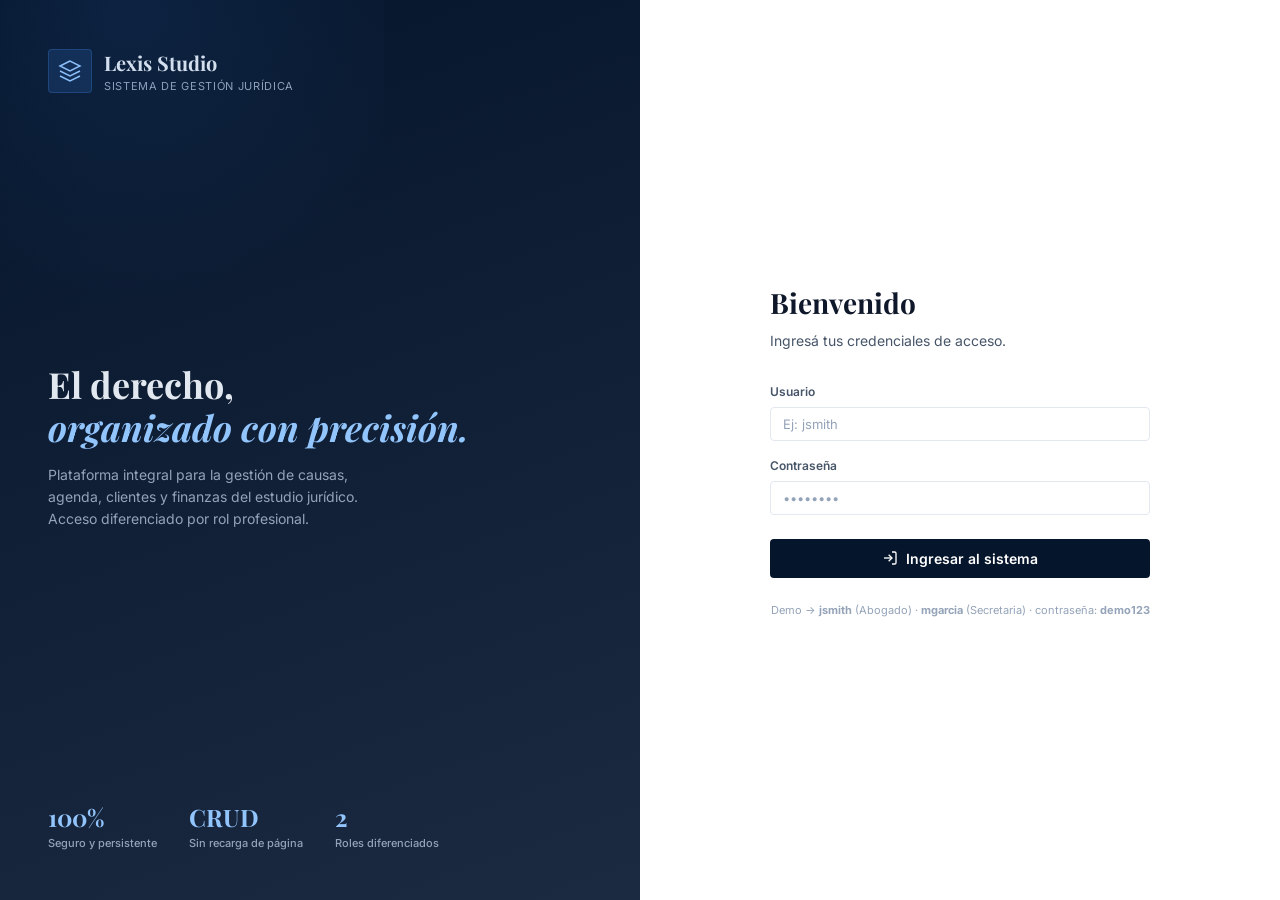
<file: index.html>
<!DOCTYPE html>
<html lang="es">
<head>
<meta charset="UTF-8">
<meta name="viewport" content="width=device-width, initial-scale=1.0">
<title>Lexis Studio — Sistema de Gestión Jurídica</title>
<meta name="description" content="Plataforma de gestión jurídica profesional. Casos, agenda, clientes, caja y documentos.">
<link rel="preconnect" href="https://fonts.googleapis.com">
<link rel="preconnect" href="https://fonts.gstatic.com" crossorigin>
<link href="https://fonts.googleapis.com/css2?family=Playfair+Display:ital,wght@0,400;0,600;0,700;1,400&family=Inter:wght@300;400;500;600;700&display=swap" rel="stylesheet">
<style>
/* ══════════════════════════════════════════════════
   LEXIS STUDIO — Design System
   Paleta Navy | Playfair Display + Inter
══════════════════════════════════════════════════ */
:root {
  --primary:          #05152b;
  --primary-cont:     #1b2a41;
  --sidebar-bg:       #1B2A41;
  --sidebar-hover:    #243650;
  --sidebar-active:   #2e4567;
  --border:           #E2E8F0;
  --border-dark:      #2a3f5e;
  --surface:          #f8f9fb;
  --white:            #ffffff;
  --income:           #2D6A4F;
  --income-light:     #d1fae5;
  --expense:          #7B1113;
  --expense-light:    #fee2e2;
  --accent:           #3b7dd8;
  --accent-soft:      #dbeafe;
  --text:             #0f172a;
  --text-sec:         #475569;
  --text-muted:       #94a3b8;
  --text-dark:        #e2e8f0;
  --text-dark-muted:  #94a3b8;
  --warning:          #b45309;
  --warning-light:    #fef3c7;
  --font-d:           'Playfair Display', Georgia, serif;
  --font-ui:          'Inter', system-ui, sans-serif;
  --r:                0.25rem;
  --sidebar-w:        280px;
  --h-header:         64px;
  --shadow:           0 1px 3px rgba(0,0,0,.08), 0 1px 2px rgba(0,0,0,.05);
  --shadow-lg:        0 20px 60px rgba(0,0,0,.2), 0 4px 16px rgba(0,0,0,.1);
  --transition:       180ms ease;
}

*, *::before, *::after { box-sizing: border-box; margin: 0; padding: 0; }
html { font-size: 16px; }
body {
  font-family: var(--font-ui);
  background: var(--surface);
  color: var(--text);
  line-height: 1.5;
  -webkit-font-smoothing: antialiased;
}

/* ── VISTAS ── */
.view { display: none; }
.view.active { display: block; }

/* ══ LOGIN ══════════════════════════════════════ */
#view-login {
  display: none;
  grid-template-columns: 1fr 1fr;
  min-height: 100vh;
}
#view-login.active { display: grid; }

.login-brand {
  background: linear-gradient(160deg, var(--primary) 0%, var(--primary-cont) 100%);
  display: flex;
  flex-direction: column;
  justify-content: space-between;
  padding: 3rem;
  position: relative;
  overflow: hidden;
}
.login-brand::before {
  content: '';
  position: absolute;
  top: -40%; left: -20%;
  width: 80%; height: 80%;
  background: radial-gradient(circle, rgba(59,125,216,.12) 0%, transparent 70%);
}
.login-logo { display: flex; align-items: center; gap: .75rem; }
.login-logo-icon {
  width: 44px; height: 44px;
  background: rgba(59,125,216,.18);
  border: 1px solid rgba(59,125,216,.3);
  border-radius: var(--r);
  display: flex; align-items: center; justify-content: center;
}
.login-logo-icon svg { width: 24px; height: 24px; color: #93c5fd; }
.login-brand-name { font-family: var(--font-d); font-size: 1.25rem; font-weight: 700; color: var(--text-dark); }
.login-brand-sub  { font-size: .6875rem; color: var(--text-dark-muted); letter-spacing: .06em; text-transform: uppercase; }

.login-claim { font-family: var(--font-d); font-size: 2.25rem; font-weight: 700; color: var(--text-dark); line-height: 1.2; margin-bottom: .875rem; }
.login-claim em { font-style: italic; color: #93c5fd; }
.login-claim-desc { font-size: .875rem; color: var(--text-dark-muted); line-height: 1.6; max-width: 340px; }

.login-stats { display: flex; gap: 2rem; }
.login-stat-n { font-family: var(--font-d); font-size: 1.5rem; font-weight: 700; color: #93c5fd; }
.login-stat-l { font-size: .6875rem; color: var(--text-dark-muted); font-weight: 500; }

.login-form-panel {
  background: var(--white);
  display: flex; align-items: center; justify-content: center;
  padding: 3rem;
}
.login-form-inner { width: 100%; max-width: 380px; }
.login-form-title { font-family: var(--font-d); font-size: 1.75rem; font-weight: 700; margin-bottom: .375rem; }
.login-form-sub   { font-size: .875rem; color: var(--text-sec); margin-bottom: 2rem; }

.login-error {
  background: var(--expense-light);
  border: 1px solid #fca5a5;
  border-radius: var(--r);
  padding: .625rem .875rem;
  font-size: .8125rem;
  color: var(--expense);
  margin-bottom: 1rem;
  display: none;
  align-items: center;
  gap: .5rem;
}
.login-error.show { display: flex; }

.login-btn {
  width: 100%; padding: .6875rem;
  background: var(--primary); color: white;
  border: none; border-radius: var(--r);
  font-family: var(--font-ui); font-size: .875rem; font-weight: 600;
  cursor: pointer; margin-top: 1.5rem;
  display: flex; align-items: center; justify-content: center; gap: .5rem;
  transition: background var(--transition);
}
.login-btn:hover { background: var(--primary-cont); }

.demo-hint { margin-top: 1.5rem; font-size: .6875rem; color: var(--text-muted); text-align: center; }

/* ══ APP SHELL ══════════════════════════════════ */
#app-shell { display: none; min-height: 100vh; }
#app-shell.active { display: block; }

/* ── SIDEBAR ── */
.sidebar {
  background: var(--sidebar-bg);
  position: fixed; top: 0; left: 0;
  width: var(--sidebar-w); height: 100vh;
  display: flex; flex-direction: column;
  overflow-y: auto; overflow-x: hidden;
  z-index: 100;
  border-right: 1px solid var(--border-dark);
}
.sidebar::-webkit-scrollbar { width: 4px; }
.sidebar::-webkit-scrollbar-thumb { background: var(--border-dark); border-radius: 2px; }

.sb-header {
  padding: 1.5rem 1.25rem 1rem;
  border-bottom: 1px solid var(--border-dark);
}
.sb-logo { display: flex; align-items: center; gap: .625rem; margin-bottom: .75rem; }
.sb-logo-icon {
  width: 36px; height: 36px;
  background: linear-gradient(135deg, #3b7dd8, #1e5db3);
  border-radius: var(--r);
  display: flex; align-items: center; justify-content: center;
  flex-shrink: 0;
}
.sb-logo-icon svg { width: 20px; height: 20px; color: #fff; }
.sb-brand { font-family: var(--font-d); font-size: 1.125rem; font-weight: 700; color: var(--text-dark); }
.sb-brand-sub { font-size: .625rem; font-weight: 500; color: var(--text-dark-muted); letter-spacing: .08em; text-transform: uppercase; }

.sb-user {
  background: rgba(255,255,255,.04);
  border: 1px solid var(--border-dark);
  border-radius: var(--r);
  padding: .625rem .75rem;
  display: flex; align-items: center; gap: .625rem;
}
.sb-avatar {
  width: 32px; height: 32px; border-radius: 50%;
  background: linear-gradient(135deg, #3b7dd8, #1e5db3);
  display: flex; align-items: center; justify-content: center;
  font-family: var(--font-d); font-size: .875rem; font-weight: 700;
  color: #fff; flex-shrink: 0;
}
.sb-user-name { font-size: .75rem; font-weight: 600; color: var(--text-dark); white-space: nowrap; overflow: hidden; text-overflow: ellipsis; }
.sb-user-tag  { font-size: .625rem; color: #3b7dd8; letter-spacing: .06em; text-transform: uppercase; }

.sb-nav { flex: 1; padding: 1rem .75rem; display: flex; flex-direction: column; gap: .125rem; }
.sb-nav-label {
  font-size: .625rem; font-weight: 600; letter-spacing: .1em;
  text-transform: uppercase; color: var(--text-dark-muted);
  padding: .75rem .5rem .375rem; margin-top: .25rem;
}
.sb-nav-item {
  display: flex; align-items: center; gap: .625rem;
  padding: .5rem .75rem;
  border-radius: var(--r);
  color: var(--text-dark-muted);
  font-size: .8125rem; font-weight: 500;
  cursor: pointer; border: none;
  background: transparent; width: 100%;
  text-align: left;
  transition: background var(--transition), color var(--transition);
}
.sb-nav-item:hover  { background: var(--sidebar-hover); color: var(--text-dark); }
.sb-nav-item.active { background: var(--sidebar-active); color: var(--white); }
.sb-nav-item svg    { width: 16px; height: 16px; flex-shrink: 0; }

/* ── CLOCK ── */
.sb-clock {
  padding: 1rem 1.25rem;
  border-top: 1px solid var(--border-dark);
  background: rgba(0,0,0,.15);
}
.clock-time { font-family: var(--font-d); font-size: 1.5rem; font-weight: 700; color: var(--text-dark); letter-spacing: .02em; line-height: 1; margin-bottom: .25rem; }
.clock-date { font-size: .6875rem; color: var(--text-dark-muted); text-transform: capitalize; }

.sb-logout {
  display: flex; align-items: center; gap: .5rem;
  padding: .625rem 1.25rem;
  color: var(--text-dark-muted); font-size: .75rem; font-weight: 500;
  cursor: pointer; border: none; background: transparent;
  border-top: 1px solid var(--border-dark); width: 100%;
  transition: color var(--transition);
}
.sb-logout:hover { color: #ef4444; }
.sb-logout svg { width: 14px; height: 14px; }

/* ── MAIN ── */
.main { margin-left: var(--sidebar-w); display: flex; flex-direction: column; min-height: 100vh; }

.page-header {
  background: var(--white);
  border-bottom: 1px solid var(--border);
  padding: 0 2rem;
  height: var(--h-header);
  display: flex; align-items: center; justify-content: space-between;
  position: sticky; top: 0; z-index: 50;
}
.page-title    { font-family: var(--font-d); font-size: 1.125rem; font-weight: 600; }
.page-subtitle { font-size: .75rem; color: var(--text-sec); margin-top: .125rem; }
.header-actions { display: flex; align-items: center; gap: .75rem; }

.page-body { flex: 1; padding: 2rem; }

/* ── PANEL DE PÁGINA ── */
.page-view { display: none; }
.page-view.active { display: block; }

/* ══ COMPONENTES ════════════════════════════════ */

/* Bento Grid */
.bento { display: grid; grid-template-columns: repeat(12, 1fr); gap: 1.5rem; }
.c3 { grid-column: span 3; }
.c4 { grid-column: span 4; }
.c6 { grid-column: span 6; }
.c8 { grid-column: span 8; }
.c12{ grid-column: span 12; }
.mb4 { margin-bottom: 1rem; }
.mb6 { margin-bottom: 1.5rem; }

/* KPI Card */
.kpi {
  background: var(--white);
  border: 1px solid var(--border);
  border-radius: var(--r);
  padding: 1.25rem;
  display: flex; flex-direction: column; gap: .5rem;
  box-shadow: var(--shadow);
  transition: box-shadow .2s, transform .2s;
}
.kpi:hover { box-shadow: 0 4px 12px rgba(0,0,0,.1); transform: translateY(-1px); }
.kpi-row { display: flex; align-items: center; justify-content: space-between; }
.kpi-label { font-size: .6875rem; font-weight: 600; color: var(--text-muted); letter-spacing: .08em; text-transform: uppercase; }
.kpi-val   { font-family: var(--font-d); font-size: 1.75rem; font-weight: 700; color: var(--text); line-height: 1; }
.kpi-val.income  { color: var(--income); }
.kpi-val.expense { color: var(--expense); }
.kpi-meta  { font-size: .6875rem; color: var(--text-muted); }
.kpi-icon  { width: 36px; height: 36px; border-radius: var(--r); display: flex; align-items: center; justify-content: center; }
.kpi-icon svg { width: 18px; height: 18px; }
.kpi-icon.blue  { background: var(--accent-soft);   color: var(--accent); }
.kpi-icon.green { background: var(--income-light);  color: var(--income); }
.kpi-icon.red   { background: var(--expense-light); color: var(--expense); }
.kpi-icon.amber { background: var(--warning-light); color: var(--warning); }

/* Card */
.card { background: var(--white); border: 1px solid var(--border); border-radius: var(--r); box-shadow: var(--shadow); }
.card-header { padding: 1rem 1.25rem; border-bottom: 1px solid var(--border); display: flex; align-items: center; justify-content: space-between; }
.card-title  { font-family: var(--font-d); font-size: .9375rem; font-weight: 600; }
.card-body   { padding: 1.25rem; }

/* Tabla */
.table-wrap { overflow-x: auto; }
table { width: 100%; border-collapse: collapse; font-size: .8125rem; }
thead th {
  background: var(--surface); padding: .625rem 1rem;
  text-align: left; font-size: .6875rem; font-weight: 600;
  color: var(--text-sec); letter-spacing: .06em; text-transform: uppercase;
  border-bottom: 1px solid var(--border); white-space: nowrap;
}
tbody tr { border-bottom: 1px solid var(--border); transition: background var(--transition); }
tbody tr:last-child { border-bottom: none; }
tbody tr:hover { background: #f8fafc; }
tbody td { padding: .75rem 1rem; vertical-align: middle; }
.td-m { color: var(--text-muted); font-size: .75rem; }

/* Badges */
.badge {
  display: inline-flex; align-items: center; gap: .25rem;
  padding: .1875rem .5rem;
  border-radius: .125rem;
  font-size: .6875rem; font-weight: 600;
  letter-spacing: .04em; text-transform: uppercase;
  border: 1px solid transparent;
}
.b-green   { background: #dcfce7; color: #15803d; border-color: #bbf7d0; }
.b-red     { background: #fee2e2; color: #b91c1c; border-color: #fecaca; }
.b-blue    { background: #dbeafe; color: #1d4ed8; border-color: #bfdbfe; }
.b-amber   { background: #fef3c7; color: #b45309; border-color: #fde68a; }
.b-slate   { background: #f1f5f9; color: #475569; border-color: #e2e8f0; }
.b-navy    { background: #1e3a5f; color: #93c5fd; border-color: #2d4a70; }

/* Botones */
.btn {
  display: inline-flex; align-items: center; gap: .375rem;
  padding: .4375rem .875rem;
  border-radius: var(--r);
  font-family: var(--font-ui); font-size: .8125rem; font-weight: 500;
  cursor: pointer; border: 1px solid transparent;
  transition: all var(--transition);
  white-space: nowrap; line-height: 1;
}
.btn svg { width: 14px; height: 14px; }
.btn-sm  { padding: .3125rem .625rem; font-size: .75rem; }
.btn-primary { background: var(--primary); color: white; border-color: var(--primary); }
.btn-primary:hover { background: var(--primary-cont); }
.btn-secondary { background: transparent; color: var(--text-sec); border-color: var(--border); }
.btn-secondary:hover { background: var(--surface); color: var(--text); }
.btn-success { background: var(--income); color: white; border-color: var(--income); }
.btn-success:hover { background: #245a41; }
.btn-danger { background: var(--expense); color: white; border-color: var(--expense); }
.btn-danger:hover { background: #5e0d0f; }
.btn-icon { padding: .375rem; background: transparent; border-color: transparent; color: var(--text-muted); }
.btn-icon:hover { background: var(--surface); color: var(--text); }
.btn-icon svg { width: 15px; height: 15px; }

/* Formularios */
.form-group { margin-bottom: 1rem; }
.form-label { display: block; font-size: .75rem; font-weight: 600; color: var(--text-sec); margin-bottom: .375rem; }
.form-control {
  width: 100%; padding: .5rem .75rem;
  background: var(--white); border: 1px solid var(--border);
  border-radius: var(--r); font-family: var(--font-ui);
  font-size: .8125rem; color: var(--text); outline: none;
  transition: border-color var(--transition), box-shadow var(--transition);
}
.form-control:focus { border-color: var(--accent); box-shadow: 0 0 0 3px rgba(59,125,216,.1); }
.form-control::placeholder { color: var(--text-muted); }
textarea.form-control { resize: vertical; min-height: 80px; }
select.form-control {
  cursor: pointer; appearance: none;
  background-image: url("data:image/svg+xml,%3Csvg xmlns='http://www.w3.org/2000/svg' width='12' height='12' viewBox='0 0 24 24' fill='none' stroke='%2394a3b8' stroke-width='2'%3E%3Cpath d='m6 9 6 6 6-6'/%3E%3C/svg%3E");
  background-repeat: no-repeat; background-position: right .625rem center;
  padding-right: 2rem;
}
.form-row  { display: grid; grid-template-columns: 1fr 1fr; gap: 1rem; }
.form-row3 { display: grid; grid-template-columns: 1fr 1fr 1fr; gap: 1rem; }

/* Modal */
.modal-overlay {
  position: fixed; inset: 0;
  background: rgba(5,21,43,.65);
  z-index: 1000;
  display: flex; align-items: center; justify-content: center;
  opacity: 0; visibility: hidden;
  transition: opacity .25s, visibility .25s;
  backdrop-filter: blur(4px);
}
.modal-overlay.open { opacity: 1; visibility: visible; }
.modal {
  background: var(--white); border-radius: var(--r);
  border: 1px solid var(--border); box-shadow: var(--shadow-lg);
  width: 100%; max-width: 560px; max-height: 90vh;
  overflow-y: auto;
  transform: translateY(12px) scale(.98);
  transition: transform .25s;
}
.modal-overlay.open .modal { transform: translateY(0) scale(1); }
.modal-lg { max-width: 720px; }
.modal-header { padding: 1.25rem 1.5rem; border-bottom: 1px solid var(--border); display: flex; align-items: center; justify-content: space-between; }
.modal-title  { font-family: var(--font-d); font-size: 1rem; font-weight: 600; }
.modal-close  { width: 28px; height: 28px; border-radius: var(--r); border: 1px solid var(--border); background: transparent; display: flex; align-items: center; justify-content: center; cursor: pointer; color: var(--text-muted); transition: all var(--transition); }
.modal-close:hover { background: var(--surface); color: var(--text); }
.modal-close svg { width: 14px; height: 14px; }
.modal-body   { padding: 1.5rem; }
.modal-footer { padding: 1rem 1.5rem; border-top: 1px solid var(--border); display: flex; align-items: center; justify-content: flex-end; gap: .5rem; }

/* Toasts */
#toasts {
  position: fixed; bottom: 1.5rem; right: 1.5rem;
  z-index: 9999; display: flex; flex-direction: column; gap: .625rem;
  pointer-events: none;
}
.toast {
  display: flex; align-items: flex-start; gap: .75rem;
  padding: .875rem 1rem;
  background: var(--white); border: 1px solid var(--border);
  border-radius: var(--r); box-shadow: var(--shadow-lg);
  min-width: 280px; max-width: 360px;
  pointer-events: all;
  animation: tIn .3s ease forwards;
}
.toast.out { animation: tOut .25s ease forwards; }
.toast-icon svg { width: 20px; height: 20px; }
.toast-title { font-size: .8125rem; font-weight: 600; margin-bottom: .125rem; }
.toast-msg   { font-size: .75rem; color: var(--text-sec); }
.toast-ok   { border-left: 3px solid #22c55e; }
.toast-ok   .toast-icon { color: #22c55e; }
.toast-err  { border-left: 3px solid var(--expense); }
.toast-err  .toast-icon { color: var(--expense); }
.toast-info { border-left: 3px solid var(--accent); }
.toast-info .toast-icon { color: var(--accent); }
.toast-warn { border-left: 3px solid var(--warning); }
.toast-warn .toast-icon { color: var(--warning); }
@keyframes tIn  { from { opacity:0; transform:translateX(24px) scale(.96); } to { opacity:1; transform:none; } }
@keyframes tOut { from { opacity:1; } to { opacity:0; transform:translateX(24px); } }

/* Task */
.task-item { display: flex; align-items: flex-start; gap: .75rem; padding: .625rem 0; border-bottom: 1px solid var(--border); }
.task-item:last-child { border-bottom: none; }
.task-item.done .task-text { text-decoration: line-through; color: var(--text-muted); }
.task-cb {
  width: 16px; height: 16px;
  border: 1.5px solid var(--border); border-radius: 2px;
  cursor: pointer; flex-shrink: 0; appearance: none;
  background: white; margin-top: .125rem;
  transition: all var(--transition); position: relative;
}
.task-cb:checked { background: var(--income); border-color: var(--income); }
.task-cb:checked::after { content:''; position:absolute; left:3px; top:1px; width:8px; height:5px; border-left:1.5px solid white; border-bottom:1.5px solid white; transform:rotate(-45deg); }
.task-text { font-size: .8125rem; color: var(--text); flex: 1; line-height: 1.4; }
.task-meta { font-size: .6875rem; color: var(--text-muted); margin-top: .2rem; }

/* Caso card expandible */
.caso-card { background: var(--white); border: 1px solid var(--border); border-radius: var(--r); margin-bottom: .75rem; overflow: hidden; transition: box-shadow .2s; }
.caso-card:hover { box-shadow: 0 2px 8px rgba(0,0,0,.08); }
.caso-hdr { padding: 1rem 1.25rem; display: flex; align-items: center; justify-content: space-between; cursor: pointer; gap: 1rem; }
.caso-hdr:hover { background: #fafbfc; }
.caso-exp { font-size: .75rem; font-weight: 700; color: var(--accent); letter-spacing: .04em; margin-bottom: .125rem; }
.caso-titulo { font-family: var(--font-d); font-size: .9375rem; font-weight: 600; }
.caso-body { display: none; padding: 1.25rem; border-top: 1px solid var(--border); background: #fafbfc; }
.caso-card.exp .caso-body { display: block; }
.expand-icon { transition: transform .25s; color: var(--text-muted); }
.expand-icon svg { width: 16px; height: 16px; }
.caso-card.exp .expand-icon { transform: rotate(180deg); }

.nota-box { background: var(--primary); border-radius: var(--r); padding: .875rem; margin-top: .75rem; }
.nota-box label { font-size: .625rem; font-weight: 700; color: var(--accent); letter-spacing: .1em; text-transform: uppercase; display: block; margin-bottom: .375rem; }
.nota-box textarea { width: 100%; background: rgba(255,255,255,.06); border: 1px solid rgba(255,255,255,.1); border-radius: 2px; color: var(--text-dark); font-family: var(--font-ui); font-size: .8125rem; padding: .625rem; resize: vertical; min-height: 72px; outline: none; }
.nota-box textarea:focus { border-color: rgba(59,125,216,.6); }

/* Caja */
.fin-summary { display: grid; grid-template-columns: repeat(3, 1fr); gap: 1rem; margin-bottom: 1.5rem; }
.fin-stat { background: var(--white); border: 1px solid var(--border); border-radius: var(--r); padding: 1.25rem; text-align: center; }
.fin-label { font-size: .6875rem; font-weight: 600; letter-spacing: .08em; text-transform: uppercase; color: var(--text-muted); margin-bottom: .5rem; }
.fin-val   { font-family: var(--font-d); font-size: 1.5rem; font-weight: 700; }
.fin-val.income  { color: var(--income); }
.fin-val.expense { color: var(--expense); }
.mon-in  { color: var(--income);  font-weight: 600; }
.mon-out { color: var(--expense); font-weight: 600; }

/* Search */
.search-wrap { position: relative; }
.search-wrap svg { position: absolute; left: .625rem; top: 50%; transform: translateY(-50%); width: 14px; height: 14px; color: var(--text-muted); pointer-events: none; }
.search-wrap input { padding-left: 2rem; }

/* Util */
.flex  { display: flex; }
.items-center { align-items: center; }
.justify-between { justify-content: space-between; }
.justify-end { justify-content: flex-end; }
.gap-2 { gap: .5rem; }
.gap-3 { gap: .75rem; }
.gap-4 { gap: 1rem; }
.ml-auto { margin-left: auto; }
.w-full  { width: 100%; }
.text-xs { font-size: .75rem; }
.text-muted { color: var(--text-muted); }
.font-semibold { font-weight: 600; }

/* Spinner */
.spinner { width:16px; height:16px; border:2px solid rgba(255,255,255,.3); border-top-color:white; border-radius:50%; animation:spin .6s linear infinite; }
@keyframes spin { to { transform: rotate(360deg); } }

/* Wait room */
.wait-item { display: flex; align-items: center; gap: .875rem; padding: .75rem 0; border-bottom: 1px solid var(--border); }
.wait-item:last-child { border-bottom: none; }
.wait-av { width:38px; height:38px; border-radius:var(--r); background:var(--accent-soft); display:flex; align-items:center; justify-content:center; font-family:var(--font-d); font-size:1rem; font-weight:700; color:var(--accent); flex-shrink:0; }

/* Empty state */
.empty { text-align:center; padding:3rem 1rem; color:var(--text-muted); }
.empty svg { width:40px; height:40px; margin:0 auto .75rem; display:block; opacity:.35; }
.empty-title { font-size:.875rem; font-weight:600; color:var(--text-sec); margin-bottom:.25rem; }
.empty-desc  { font-size:.75rem; }

/* Tipo indicator en caja */
.tipo-ind { display:flex; align-items:center; gap:.5rem; padding:.625rem .875rem; border-radius:var(--r); margin-bottom:1rem; }
.tipo-ind svg { width:16px; height:16px; }
.tipo-ind span { font-size:.8125rem; font-weight:600; }

/* Filtros */
.filter-bar { display:flex; align-items:center; gap:.75rem; flex-wrap:wrap; }

@media(max-width:900px){
  #view-login { grid-template-columns:1fr; }
  .login-brand { display:none; }
  #app-shell.active { grid-template-columns:1fr; }
  .sidebar { display:none; }
  .main { margin-left:0; }
  .bento { grid-template-columns:1fr; }
  .c3,.c4,.c6,.c8,.c12 { grid-column:span 1; }
  .fin-summary { grid-template-columns:1fr; }
  .form-row,.form-row3 { grid-template-columns:1fr; }
}
</style>
</head>
<body>

<!-- ══════════════════════════════════════════════
     TOAST CONTAINER
══════════════════════════════════════════════ -->
<div id="toasts"></div>

<!-- ══════════════════════════════════════════════
     LOGIN
══════════════════════════════════════════════ -->
<div id="view-login" class="view active">
  <div class="login-brand">
    <div class="login-logo">
      <div class="login-logo-icon">
        <svg viewBox="0 0 24 24" fill="none" stroke="currentColor" stroke-width="1.5"><path d="M12 2L2 7l10 5 10-5-10-5z"/><path d="M2 17l10 5 10-5"/><path d="M2 12l10 5 10-5"/></svg>
      </div>
      <div>
        <div class="login-brand-name">Lexis Studio</div>
        <div class="login-brand-sub">Sistema de Gestión Jurídica</div>
      </div>
    </div>
    <div>
      <h1 class="login-claim">El derecho,<br><em>organizado con precisión.</em></h1>
      <p class="login-claim-desc">Plataforma integral para la gestión de causas, agenda, clientes y finanzas del estudio jurídico. Acceso diferenciado por rol profesional.</p>
    </div>
    <div class="login-stats">
      <div><div class="login-stat-n">100%</div><div class="login-stat-l">Seguro y persistente</div></div>
      <div><div class="login-stat-n">CRUD</div><div class="login-stat-l">Sin recarga de página</div></div>
      <div><div class="login-stat-n">2</div><div class="login-stat-l">Roles diferenciados</div></div>
    </div>
  </div>
  <div class="login-form-panel">
    <div class="login-form-inner">
      <h2 class="login-form-title">Bienvenido</h2>
      <p class="login-form-sub">Ingresá tus credenciales de acceso.</p>
      <div class="login-error" id="login-error">
        <svg width="16" height="16" viewBox="0 0 24 24" fill="none" stroke="currentColor" stroke-width="2"><circle cx="12" cy="12" r="10"/><line x1="12" y1="8" x2="12" y2="12"/><line x1="12" y1="16" x2="12.01" y2="16"/></svg>
        <span id="login-error-text">Usuario o contraseña incorrectos.</span>
      </div>
      <div class="form-group">
        <label class="form-label" for="l-user">Usuario</label>
        <input class="form-control" type="text" id="l-user" placeholder="Ej: jsmith" autocomplete="username">
      </div>
      <div class="form-group">
        <label class="form-label" for="l-pass">Contraseña</label>
        <input class="form-control" type="password" id="l-pass" placeholder="••••••••" autocomplete="current-password">
      </div>
      <button class="login-btn" id="btn-login" onclick="doLogin()">
        <svg width="16" height="16" viewBox="0 0 24 24" fill="none" stroke="currentColor" stroke-width="2"><path d="M15 3h4a2 2 0 0 1 2 2v14a2 2 0 0 1-2 2h-4"/><polyline points="10 17 15 12 10 7"/><line x1="15" y1="12" x2="3" y2="12"/></svg>
        Ingresar al sistema
      </button>
      <p class="demo-hint">Demo → <strong>jsmith</strong> (Abogado) · <strong>mgarcia</strong> (Secretaria) · contraseña: <strong>demo123</strong></p>
    </div>
  </div>
</div>

<!-- ══════════════════════════════════════════════
     APP SHELL
══════════════════════════════════════════════ -->
<div id="app-shell" class="view">

  <!-- SIDEBAR -->
  <aside class="sidebar">
    <div class="sb-header">
      <div class="sb-logo">
        <div class="sb-logo-icon">
          <svg viewBox="0 0 24 24" fill="none" stroke="currentColor" stroke-width="1.5"><path d="M12 2L2 7l10 5 10-5-10-5z"/><path d="M2 17l10 5 10-5"/><path d="M2 12l10 5 10-5"/></svg>
        </div>
        <div>
          <div class="sb-brand">Lexis Studio</div>
          <div class="sb-brand-sub">Gestión Jurídica</div>
        </div>
      </div>
      <div class="sb-user">
        <div class="sb-avatar" id="sb-avatar">J</div>
        <div style="overflow:hidden;">
          <div class="sb-user-name" id="sb-nombre">—</div>
          <div class="sb-user-tag"  id="sb-rol-tag">—</div>
        </div>
      </div>
    </div>

    <!-- NAV ABOGADO -->
    <nav class="sb-nav" id="nav-abogado" style="display:none;">
      <div class="sb-nav-label">Panel</div>
      <button class="sb-nav-item active" data-page="a-dashboard" onclick="goPage('a-dashboard',this)">
        <svg viewBox="0 0 24 24" fill="none" stroke="currentColor" stroke-width="1.5"><rect x="3" y="3" width="7" height="7"/><rect x="14" y="3" width="7" height="7"/><rect x="14" y="14" width="7" height="7"/><rect x="3" y="14" width="7" height="7"/></svg>
        Dashboard
      </button>
      <div class="sb-nav-label">Trabajo</div>
      <button class="sb-nav-item" data-page="a-casos" onclick="goPage('a-casos',this)">
        <svg viewBox="0 0 24 24" fill="none" stroke="currentColor" stroke-width="1.5"><path d="M14 2H6a2 2 0 0 0-2 2v16a2 2 0 0 0 2 2h12a2 2 0 0 0 2-2V8z"/><polyline points="14 2 14 8 20 8"/></svg>
        Mis Casos
      </button>
      <button class="sb-nav-item" data-page="a-agenda" onclick="goPage('a-agenda',this)">
        <svg viewBox="0 0 24 24" fill="none" stroke="currentColor" stroke-width="1.5"><rect x="3" y="4" width="18" height="18" rx="2"/><line x1="16" y1="2" x2="16" y2="6"/><line x1="8" y1="2" x2="8" y2="6"/><line x1="3" y1="10" x2="21" y2="10"/></svg>
        Mi Agenda
      </button>
      <button class="sb-nav-item" data-page="a-clientes" onclick="goPage('a-clientes',this)">
        <svg viewBox="0 0 24 24" fill="none" stroke="currentColor" stroke-width="1.5"><path d="M17 21v-2a4 4 0 0 0-4-4H5a4 4 0 0 0-4 4v2"/><circle cx="9" cy="7" r="4"/><path d="M23 21v-2a4 4 0 0 0-3-3.87"/><path d="M16 3.13a4 4 0 0 1 0 7.75"/></svg>
        Clientes
      </button>
      <button class="sb-nav-item" data-page="a-documentos" onclick="goPage('a-documentos',this)">
        <svg viewBox="0 0 24 24" fill="none" stroke="currentColor" stroke-width="1.5"><path d="M22 19a2 2 0 0 1-2 2H4a2 2 0 0 1-2-2V5a2 2 0 0 1 2-2h5l2 3h9a2 2 0 0 1 2 2z"/></svg>
        Documentación
      </button>
      <button class="sb-nav-item" data-page="a-facturacion" onclick="goPage('a-facturacion',this)">
        <svg viewBox="0 0 24 24" fill="none" stroke="currentColor" stroke-width="1.5"><rect x="1" y="4" width="22" height="16" rx="2" ry="2"/><line x1="1" y1="10" x2="23" y2="10"/></svg>
        Facturación
      </button>
    </nav>

    <!-- NAV SECRETARIA -->
    <nav class="sb-nav" id="nav-secretaria" style="display:none;">
      <div class="sb-nav-label">Panel</div>
      <button class="sb-nav-item active" data-page="s-dashboard" onclick="goPage('s-dashboard',this)">
        <svg viewBox="0 0 24 24" fill="none" stroke="currentColor" stroke-width="1.5"><rect x="3" y="3" width="7" height="7"/><rect x="14" y="3" width="7" height="7"/><rect x="14" y="14" width="7" height="7"/><rect x="3" y="14" width="7" height="7"/></svg>
        Dashboard Diario
      </button>
      <div class="sb-nav-label">Operaciones</div>
      <button class="sb-nav-item" data-page="s-agenda" onclick="goPage('s-agenda',this)">
        <svg viewBox="0 0 24 24" fill="none" stroke="currentColor" stroke-width="1.5"><rect x="3" y="4" width="18" height="18" rx="2"/><line x1="16" y1="2" x2="16" y2="6"/><line x1="8" y1="2" x2="8" y2="6"/><line x1="3" y1="10" x2="21" y2="10"/></svg>
        Agenda General
      </button>
      <button class="sb-nav-item" data-page="s-casos" onclick="goPage('s-casos',this)">
        <svg viewBox="0 0 24 24" fill="none" stroke="currentColor" stroke-width="1.5"><path d="M14 2H6a2 2 0 0 0-2 2v16a2 2 0 0 0 2 2h12a2 2 0 0 0 2-2V8z"/></svg>
        Gestión de Casos
      </button>
      <button class="sb-nav-item" data-page="s-clientes" onclick="goPage('s-clientes',this)">
        <svg viewBox="0 0 24 24" fill="none" stroke="currentColor" stroke-width="1.5"><path d="M17 21v-2a4 4 0 0 0-4-4H5a4 4 0 0 0-4 4v2"/><circle cx="9" cy="7" r="4"/><path d="M23 21v-2a4 4 0 0 0-3-3.87"/></svg>
        Clientes
      </button>
      <button class="sb-nav-item" data-page="s-caja" onclick="goPage('s-caja',this)">
        <svg viewBox="0 0 24 24" fill="none" stroke="currentColor" stroke-width="1.5"><rect x="1" y="4" width="22" height="16" rx="2"/><line x1="1" y1="10" x2="23" y2="10"/></svg>
        Caja / Finanzas
      </button>
    </nav>

    <!-- RELOJ EN VIVO -->
    <div class="sb-clock">
      <div class="clock-time" id="clock-time">--:--:--</div>
      <div class="clock-date" id="clock-date">Cargando...</div>
    </div>
    <button class="sb-logout" onclick="doLogout()">
      <svg viewBox="0 0 24 24" fill="none" stroke="currentColor" stroke-width="1.5"><path d="M9 21H5a2 2 0 0 1-2-2V5a2 2 0 0 1 2-2h4"/><polyline points="16 17 21 12 16 7"/><line x1="21" y1="12" x2="9" y2="12"/></svg>
      Cerrar sesión
    </button>
  </aside>

  <!-- CONTENIDO PRINCIPAL -->
  <main class="main">
    <header class="page-header">
      <div>
        <div class="page-title" id="pg-title">Dashboard</div>
        <div class="page-subtitle" id="pg-subtitle"></div>
      </div>
      <div class="header-actions" id="pg-actions"></div>
    </header>
    <div class="page-body" id="pg-body"></div>
  </main>

</div>

<!-- ══════════════════════════════════════════════
     MODALES (compartidos)
══════════════════════════════════════════════ -->

<!-- Modal genérico de formulario -->
<div class="modal-overlay" id="modal-form">
  <div class="modal" id="modal-form-inner">
    <div class="modal-header">
      <h3 class="modal-title" id="mf-title">Formulario</h3>
      <button class="modal-close" onclick="closeModal('modal-form')">
        <svg viewBox="0 0 24 24" fill="none" stroke="currentColor" stroke-width="2"><line x1="18" y1="6" x2="6" y2="18"/><line x1="6" y1="6" x2="18" y2="18"/></svg>
      </button>
    </div>
    <div class="modal-body" id="mf-body"></div>
    <div class="modal-footer">
      <button class="btn btn-secondary" onclick="closeModal('modal-form')">Cancelar</button>
      <button class="btn btn-primary" id="mf-submit">Guardar</button>
    </div>
  </div>
</div>

<!-- Modal de movimiento de caja -->
<div class="modal-overlay" id="modal-caja">
  <div class="modal">
    <div class="modal-header">
      <h3 class="modal-title" id="mc-title">Registrar Movimiento</h3>
      <button class="modal-close" onclick="closeModal('modal-caja')">
        <svg viewBox="0 0 24 24" fill="none" stroke="currentColor" stroke-width="2"><line x1="18" y1="6" x2="6" y2="18"/><line x1="6" y1="6" x2="18" y2="18"/></svg>
      </button>
    </div>
    <div class="modal-body">
      <input type="hidden" id="mc-tipo" value="ingreso">
      <div class="tipo-ind" id="mc-ind" style="background:var(--income-light);border:1px solid #bbf7d0;">
        <svg id="mc-ind-icon" viewBox="0 0 24 24" fill="none" stroke="currentColor" stroke-width="2" style="color:var(--income);"><polyline points="23 6 13.5 15.5 8.5 10.5 1 18"/><polyline points="17 6 23 6 23 12"/></svg>
        <span id="mc-ind-text" style="color:var(--income);">Registrando INGRESO de fondos</span>
      </div>
      <div class="form-group">
        <label class="form-label">Descripción *</label>
        <input class="form-control" id="mc-desc" placeholder="Ej: Honorarios — Exp. 2024-001">
      </div>
      <div class="form-row">
        <div class="form-group">
          <label class="form-label">Monto (ARS) *</label>
          <input class="form-control" id="mc-monto" type="number" min="0.01" step="0.01" placeholder="0.00">
        </div>
        <div class="form-group">
          <label class="form-label">Fecha</label>
          <input class="form-control" id="mc-fecha" type="date">
        </div>
      </div>
      <div class="form-row">
        <div class="form-group">
          <label class="form-label">Categoría</label>
          <select class="form-control" id="mc-cat">
            <option value="honorarios">Honorarios</option>
            <option value="consultas">Consultas</option>
            <option value="gastos_judic">Gastos Judiciales</option>
            <option value="peritos">Peritos</option>
            <option value="admin">Administración</option>
            <option value="alquiler">Alquiler</option>
            <option value="servicios">Servicios</option>
            <option value="general">General</option>
          </select>
        </div>
        <div class="form-group">
          <label class="form-label">Estado</label>
          <select class="form-control" id="mc-estado">
            <option value="completado">Completed</option>
            <option value="procesando">Processing</option>
            <option value="fallido">Failed</option>
          </select>
        </div>
      </div>
    </div>
    <div class="modal-footer">
      <button class="btn btn-secondary" onclick="closeModal('modal-caja')">Cancelar</button>
      <button class="btn btn-primary" id="mc-submit" onclick="guardarMovimiento()">Confirmar Registro</button>
    </div>
  </div>
</div>

<script>
/* ══════════════════════════════════════════════════════════════
   LEXIS STUDIO — Core JS
   Persistencia: localStorage | SPA Router | CRUD completo
══════════════════════════════════════════════════════════════ */

// ─── USUARIOS ────────────────────────────────────────────────
const USERS = [
  { id:1, usuario:'jsmith',  pass:'demo123', rol:'abogado',    nombre:'Dr. Juan Smith' },
  { id:2, usuario:'mgarcia', pass:'demo123', rol:'secretaria', nombre:'María García'    },
  { id:3, usuario:'rlopez',  pass:'demo123', rol:'abogado',    nombre:'Dr. Roberto López' },
];

// ─── ESTADO GLOBAL ───────────────────────────────────────────
let session = null;

// ─── PERSISTENCIA localStorage ───────────────────────────────
const DB = {
  get(key, def=[]) {
    try { return JSON.parse(localStorage.getItem('ls_'+key)) ?? def; }
    catch { return def; }
  },
  set(key, val) { localStorage.setItem('ls_'+key, JSON.stringify(val)); },
  nextId(key) {
    const items = DB.get(key);
    return items.length ? Math.max(...items.map(i=>i.id))+1 : 1;
  }
};

// ─── SEED DATA (solo la primera vez) ─────────────────────────
function seedIfEmpty() {
  if (DB.get('seeded',false)) return;

  DB.set('clientes',[
    {id:1, dni:'20-12345678-3', nombre:'Constructora Méndez S.A.',   tel:'+54 11 4567-8901', email:'contacto@mendez.com.ar',   dir:'Av. Corrientes 1234', notas:'Cliente corporativo', abogado_id:1},
    {id:2, dni:'27-98765432-1', nombre:'Laura Fernández',             tel:'+54 9 11 2345-6789',email:'lfernandez@gmail.com',    dir:'Belgrano 456, San Isidro', notas:'Caso civil',   abogado_id:1},
    {id:3, dni:'30-87654321-5', nombre:'Importadora Del Sur S.R.L.', tel:'+54 11 3456-7890', email:'legal@delsur.com.ar',      dir:'Madero 789, Microcentro', notas:'Litigio activo', abogado_id:3},
    {id:4, dni:'20-45678901-2', nombre:'Carlos Ruiz',                 tel:'+54 9 11 8765-4321',email:'c.ruiz@hotmail.com',     dir:'Libertad 321, Palermo', notas:'Consulta sucesoria', abogado_id:1},
    {id:5, dni:'27-34567890-4', nombre:'Technovate Argentina S.A.',  tel:'+54 11 5678-9012', email:'legal@technovate.com.ar', dir:'Reconquista 555, CABA', notas:'Contrato laboral', abogado_id:3},
  ]);
  DB.set('casos',[
    {id:1, exp:'EXP-2024-001', titulo:'Méndez vs. Municipalidad',          desc:'Impugnación de obra pública',               cliente_id:1, abogado_id:1, estado:'activo',   nota:'Prioridad alta. Audiencia próxima semana.', created:'2024-03-10'},
    {id:2, exp:'EXP-2024-002', titulo:'Fernández — Divorcio Contencioso',  desc:'Proceso de divorcio con disputa de bienes', cliente_id:2, abogado_id:1, estado:'en_curso', nota:'Acordar con contraparte. Mediación en análisis.', created:'2024-04-15'},
    {id:3, exp:'EXP-2024-003', titulo:'Del Sur — Incumplimiento Comercial',desc:'Demanda por incumplimiento de contrato',    cliente_id:3, abogado_id:3, estado:'activo',   nota:'Documentación enviada. Esperar respuesta.', created:'2024-05-02'},
    {id:4, exp:'EXP-2024-004', titulo:'Ruiz — Sucesión Intestada',         desc:'Proceso sucesorio sin testamento',          cliente_id:4, abogado_id:1, estado:'en_curso', nota:'Inventario completo. Siguiente: declaratoria.', created:'2024-05-20'},
    {id:5, exp:'EXP-2024-005', titulo:'Technovate — Laboral',              desc:'Despido sin causa, negociación',            cliente_id:5, abogado_id:3, estado:'activo',   nota:'Evaluar acuerdo extrajudicial.', created:'2024-06-01'},
    {id:6, exp:'EXP-2023-089', titulo:'Méndez — Locación',                 desc:'Disputa de contrato de alquiler',          cliente_id:1, abogado_id:1, estado:'cerrado',  nota:'Resuelto favorablemente.', created:'2023-11-10'},
  ]);
  DB.set('audiencias',[
    {id:1, caso_id:1, titulo:'Audiencia de Vista de Causa',     fecha:'2026-07-02T10:00', tipo:'audiencia', estado:'confirmada', desc:'Sala 4, Juzgado Civil N°12'},
    {id:2, caso_id:2, titulo:'Mediación Prejudicial',           fecha:'2026-07-05T14:30', tipo:'reunion',   estado:'pendiente',  desc:'Centro de Mediación CABA'},
    {id:3, caso_id:3, titulo:'Reunión con Perito Contable',     fecha:'2026-07-03T09:00', tipo:'reunion',   estado:'confirmada', desc:'Oficina del perito'},
    {id:4, caso_id:4, titulo:'Declaratoria de Herederos',       fecha:'2026-07-10T11:00', tipo:'audiencia', estado:'pendiente',  desc:'Juzgado Civil N°8'},
    {id:5, caso_id:null,titulo:'Recepción — Nuevo cliente',     fecha:'2026-07-01T16:00', tipo:'recepcion', estado:'confirmada', desc:'Oficina del estudio'},
    {id:6, caso_id:5, titulo:'Audiencia Laboral',               fecha:'2026-07-08T10:30', tipo:'audiencia', estado:'pendiente',  desc:'Juzgado del Trabajo N°5'},
    {id:7, caso_id:null,titulo:'Reunión de equipo semanal',     fecha:'2026-06-30T09:00', tipo:'reunion',   estado:'confirmada', desc:'Sala de reuniones principal'},
  ]);
  DB.set('documentos',[
    {id:1, caso_id:1, nombre:'Escrito de Demanda.pdf',           tipo:'Demanda',       estado:'digitalizado',     notas:'', created:'2024-03-12'},
    {id:2, caso_id:1, nombre:'Prueba Pericial — Planos.pdf',     tipo:'Pericia',       estado:'pendiente_escaneo',notas:'', created:'2024-03-20'},
    {id:3, caso_id:2, nombre:'Acta Matrimonial.pdf',             tipo:'Acta',          estado:'digitalizado',     notas:'', created:'2024-04-18'},
    {id:4, caso_id:3, nombre:'Contrato Comercial 2023.pdf',      tipo:'Contrato',      estado:'digitalizado',     notas:'', created:'2024-05-05'},
    {id:5, caso_id:4, nombre:'Certificado de Defunción.pdf',     tipo:'Certificado',   estado:'pendiente_escaneo',notas:'', created:'2024-05-22'},
    {id:6, caso_id:5, nombre:'Telegrama de Despido.pdf',         tipo:'Notificación',  estado:'digitalizado',     notas:'', created:'2024-06-03'},
    {id:7, caso_id:5, nombre:'Recibo de Sueldo Dic 2025.pdf',    tipo:'Comprobante',   estado:'pendiente_escaneo',notas:'', created:'2024-06-10'},
  ]);
  DB.set('movimientos',[
    {id:1,  tipo:'ingreso', monto:85000,  desc:'Honorarios — Exp. 2024-001 (Méndez)',       cat:'honorarios',   fecha:'2026-06-20', estado:'completado', user_id:1},
    {id:2,  tipo:'ingreso', monto:42000,  desc:'Anticipo de Honorarios — Exp. 2024-002',    cat:'honorarios',   fecha:'2026-06-18', estado:'completado', user_id:1},
    {id:3,  tipo:'egreso',  monto:12500,  desc:'Sellado judicial — Exp. 2024-003',          cat:'gastos_judic', fecha:'2026-06-19', estado:'completado', user_id:2},
    {id:4,  tipo:'ingreso', monto:120000, desc:'Honorarios — Exp. 2024-003 (Del Sur)',      cat:'honorarios',   fecha:'2026-06-22', estado:'completado', user_id:3},
    {id:5,  tipo:'egreso',  monto:8900,   desc:'Honorarios perito contable',                cat:'peritos',      fecha:'2026-06-21', estado:'completado', user_id:2},
    {id:6,  tipo:'egreso',  monto:3200,   desc:'Fotocopias y certificaciones',              cat:'admin',        fecha:'2026-06-23', estado:'completado', user_id:2},
    {id:7,  tipo:'ingreso', monto:65000,  desc:'Honorarios — Exp. 2024-005 (Technovate)',   cat:'honorarios',   fecha:'2026-06-24', estado:'procesando', user_id:3},
    {id:8,  tipo:'egreso',  monto:15000,  desc:'Alquiler oficina — Junio 2026',             cat:'alquiler',     fecha:'2026-06-01', estado:'completado', user_id:2},
    {id:9,  tipo:'egreso',  monto:4500,   desc:'Servicios (Internet + Telefonía)',          cat:'servicios',    fecha:'2026-06-05', estado:'completado', user_id:2},
    {id:10, tipo:'ingreso', monto:30000,  desc:'Consulta — Nuevo cliente potencial',        cat:'consultas',    fecha:'2026-06-24', estado:'completado', user_id:1},
  ]);
  DB.set('tareas',[
    {id:1, desc:'Preparar escrito de contestación — Exp. 2024-003', done:false, limite:'2026-07-02', prioridad:'alta'},
    {id:2, desc:'Notificar a cliente Fernández sobre mediación',     done:false, limite:'2026-06-28', prioridad:'urgente'},
    {id:3, desc:'Revisar documentación de Technovate',              done:false, limite:'2026-07-01', prioridad:'normal'},
    {id:4, desc:'Coordinar peritos para Exp. 2024-001',             done:true,  limite:'2026-06-25', prioridad:'alta'},
    {id:5, desc:'Actualizar legajos digitales',                     done:false, limite:'2026-07-05', prioridad:'baja'},
    {id:6, desc:'Enviar factura a Importadora Del Sur',             done:false, limite:'2026-06-27', prioridad:'normal'},
    {id:7, desc:'Archivar expediente 2023-089',                     done:true,  limite:'2026-06-20', prioridad:'baja'},
  ]);
  DB.set('seeded', true);
}

// ─── UTILIDADES ──────────────────────────────────────────────
const $ = id => document.getElementById(id);
const fmt  = n => new Intl.NumberFormat('es-AR',{style:'currency',currency:'ARS',minimumFractionDigits:2}).format(n);
const fmtD = s => s ? new Date(s.replace('T',' ')).toLocaleDateString('es-AR',{day:'2-digit',month:'2-digit',year:'numeric'}) : '—';
const fmtDT= s => s ? new Date(s.replace('T',' ')).toLocaleDateString('es-AR',{day:'2-digit',month:'2-digit',year:'numeric',hour:'2-digit',minute:'2-digit'}) : '—';
const uid  = () => Date.now().toString(36)+Math.random().toString(36).slice(2);

function badge(cls,txt){ return `<span class="badge ${cls}">${txt}</span>`; }
function estadoBadge(e){
  const m={
    activo:'b-blue',en_curso:'b-amber',cerrado:'b-green',archivado:'b-slate',
    pendiente:'b-amber',confirmada:'b-green',cancelada:'b-red',realizada:'b-slate',
    completado:'b-green',procesando:'b-amber',fallido:'b-red',
    pendiente_escaneo:'b-amber',digitalizado:'b-green',
  };
  const l={
    activo:'Activo',en_curso:'En Curso',cerrado:'Cerrado',archivado:'Archivado',
    pendiente:'Pendiente',confirmada:'Confirmada',cancelada:'Cancelada',realizada:'Realizada',
    completado:'Completed',procesando:'Processing',fallido:'Failed',
    pendiente_escaneo:'Pendiente escaneo',digitalizado:'Digitalizado',
  };
  return badge(m[e]||'b-slate', l[e]||e);
}
function tipoBadge(t){
  const m={audiencia:'b-navy',reunion:'b-blue',recepcion:'b-amber',ingreso:'b-green',egreso:'b-red'};
  const l={audiencia:'Audiencia',reunion:'Reunión',recepcion:'Recepción',ingreso:'Ingreso',egreso:'Egreso'};
  return badge(m[t]||'b-slate', l[t]||t);
}
function priorBadge(p){
  const m={baja:'#64748b',normal:'#3b7dd8',alta:'#b45309',urgente:'#b91c1c'};
  return `<span style="font-size:.6875rem;font-weight:600;color:${m[p]||'#64748b'};">${p.charAt(0).toUpperCase()+p.slice(1)}</span>`;
}
function emptyRow(msg='Sin registros',cols=99){
  return `<tr><td colspan="${cols}"><div class="empty"><svg viewBox="0 0 24 24" fill="none" stroke="currentColor" stroke-width="1.5"><path d="M9 5H7a2 2 0 00-2 2v12a2 2 0 002 2h10a2 2 0 002-2V7a2 2 0 00-2-2h-2M9 5a2 2 0 002 2h2a2 2 0 002-2M9 5a2 2 0 012-2h2a2 2 0 012 2"/></svg><div class="empty-title">${msg}</div><div class="empty-desc">Usá el botón de arriba para agregar.</div></div></td></tr>`;
}

// ─── TOAST ───────────────────────────────────────────────────
const TOAST_ICONS={
  ok:`<svg viewBox="0 0 24 24" fill="none" stroke="currentColor" stroke-width="2"><path d="M22 11.08V12a10 10 0 1 1-5.93-9.14"/><polyline points="22 4 12 14.01 9 11.01"/></svg>`,
  err:`<svg viewBox="0 0 24 24" fill="none" stroke="currentColor" stroke-width="2"><circle cx="12" cy="12" r="10"/><line x1="15" y1="9" x2="9" y2="15"/><line x1="9" y1="9" x2="15" y2="15"/></svg>`,
  info:`<svg viewBox="0 0 24 24" fill="none" stroke="currentColor" stroke-width="2"><circle cx="12" cy="12" r="10"/><line x1="12" y1="8" x2="12" y2="12"/><line x1="12" y1="16" x2="12.01" y2="16"/></svg>`,
  warn:`<svg viewBox="0 0 24 24" fill="none" stroke="currentColor" stroke-width="2"><path d="M10.29 3.86L1.82 18a2 2 0 0 0 1.71 3h16.94a2 2 0 0 0 1.71-3L13.71 3.86a2 2 0 0 0-3.42 0z"/><line x1="12" y1="9" x2="12" y2="13"/><line x1="12" y1="17" x2="12.01" y2="17"/></svg>`,
};
function toast(type, title, msg='', dur=3500){
  const el=document.createElement('div');
  el.className=`toast toast-${type}`;
  el.innerHTML=`<div class="toast-icon">${TOAST_ICONS[type]||TOAST_ICONS.info}</div><div><div class="toast-title">${title}</div>${msg?`<div class="toast-msg">${msg}</div>`:''}</div>`;
  $('toasts').appendChild(el);
  const t=setTimeout(()=>dismiss(el),dur);
  el.addEventListener('click',()=>{clearTimeout(t);dismiss(el);});
}
function dismiss(el){el.classList.add('out');el.addEventListener('animationend',()=>el.remove(),{once:true});}
const Toast={
  ok:(t,m,d)=>toast('ok',t,m,d),
  err:(t,m,d)=>toast('err',t,m,d),
  info:(t,m,d)=>toast('info',t,m,d),
  warn:(t,m,d)=>toast('warn',t,m,d),
};

// ─── MODAL ───────────────────────────────────────────────────
function openModal(id){ const el=$(id); if(el){ el.classList.add('open'); document.body.style.overflow='hidden'; setTimeout(()=>{const f=el.querySelector('input,select,textarea');if(f)f.focus();},200); }}
function closeModal(id){ const el=$(id); if(el){ el.classList.remove('open'); document.body.style.overflow=''; }}
document.addEventListener('click',e=>{ if(e.target.classList.contains('modal-overlay')) closeModal(e.target.id); });
document.addEventListener('keydown',e=>{ if(e.key==='Escape') document.querySelectorAll('.modal-overlay.open').forEach(m=>{ m.classList.remove('open'); document.body.style.overflow=''; }); });

// ─── RELOJ EN VIVO ───────────────────────────────────────────
const DIAS=['domingo','lunes','martes','miércoles','jueves','viernes','sábado'];
const MESES=['enero','febrero','marzo','abril','mayo','junio','julio','agosto','septiembre','octubre','noviembre','diciembre'];
function updateClock(){
  const n=new Date();
  const p=x=>String(x).padStart(2,'0');
  const te=$('clock-time'), de=$('clock-date');
  if(te) te.textContent=`${p(n.getHours())}:${p(n.getMinutes())}:${p(n.getSeconds())}`;
  if(de) de.textContent=`${DIAS[n.getDay()]}, ${n.getDate()} de ${MESES[n.getMonth()]} de ${n.getFullYear()}`;
}
updateClock();
setInterval(updateClock,1000);

// ─── AUTENTICACIÓN ───────────────────────────────────────────
function doLogin(){
  const u=$('l-user').value.trim();
  const p=$('l-pass').value;
  const err=$('login-error');
  if(!u||!p){err.classList.add('show');$('login-error-text').textContent='Completá todos los campos.';return;}
  const user=USERS.find(x=>x.usuario===u&&x.pass===p);
  if(!user){err.classList.add('show');$('login-error-text').textContent='Usuario o contraseña incorrectos.';return;}
  err.classList.remove('show');
  session=user;
  seedIfEmpty();
  enterApp();
}
$('l-pass').addEventListener('keydown',e=>{ if(e.key==='Enter') doLogin(); });
$('l-user').addEventListener('keydown',e=>{ if(e.key==='Enter') $('l-pass').focus(); });

function doLogout(){
  session=null;
  $('view-login').classList.add('active');
  $('app-shell').classList.remove('active');
  $('l-user').value=''; $('l-pass').value='';
}

function enterApp(){
  $('view-login').classList.remove('active');
  $('app-shell').classList.add('active');
  // Sidebar usuario
  $('sb-avatar').textContent = session.nombre.charAt(0).toUpperCase();
  $('sb-nombre').textContent = session.nombre;
  $('sb-rol-tag').textContent = session.rol==='abogado'?'Senior Partner':'Asistente Legal';
  // Mostrar nav correcto
  $('nav-abogado').style.display   = session.rol==='abogado'   ?'flex':'none';
  $('nav-secretaria').style.display= session.rol==='secretaria'?'flex':'none';
  // Ir al dashboard del rol
  if(session.rol==='abogado') goPage('a-dashboard');
  else goPage('s-dashboard');
}

// ─── ROUTER ──────────────────────────────────────────────────
let currentPage='';
const PAGES={
  'a-dashboard': { title:'Dashboard', sub:'Resumen estratégico de su actividad profesional', actions:accionesADash, render:renderADash },
  'a-casos':     { title:'Mis Casos', sub:'Expedientes asignados con notas estratégicas', actions:accionesACasos, render:renderACasos },
  'a-agenda':    { title:'Mi Agenda', sub:'Audiencias y reuniones personales', actions:accionesAAgenda, render:renderAAgenda },
  'a-clientes':  { title:'Clientes', sub:'Cartera de clientes asignados', actions:accionesAClientes, render:renderAClientes },
  'a-documentos':{ title:'Documentación', sub:'Biblioteca de escritos y documentos digitalizados del estudio', actions:accionesADocs, render:renderADocs },
  'a-facturacion':{ title:'Facturación', sub:'Control de honorarios e ingresos del estudio', actions:accionesAFacturacion, render:renderAFacturacion },
  's-dashboard': { title:'Dashboard Diario', sub:'Operaciones del día y tareas del estudio', actions:accionesSdash, render:renderSDash },
  's-agenda':    { title:'Agenda General', sub:'Calendario centralizado del estudio', actions:accionesSAgenda, render:renderSAgenda },
  's-casos':     { title:'Gestión de Casos', sub:'Panel operativo de expedientes', actions:accionesSCasos, render:renderSCasos },
  's-clientes':  { title:'Alta de Clientes', sub:'Ficha de contacto y asignación de abogado', actions:accionesSClientes, render:renderSClientes },
  's-caja':      { title:'Caja / Gestión Financiera', sub:'Movimientos, saldo y transacciones del estudio', actions:accionesSCaja, render:renderSCaja },
};

function goPage(id, btn){
  if(currentPage===id) return;
  currentPage=id;
  const pg=PAGES[id];
  if(!pg) return;
  $('pg-title').textContent = pg.title;
  $('pg-subtitle').textContent = pg.sub;
  $('pg-actions').innerHTML = pg.actions();
  $('pg-body').innerHTML = pg.render();
  // Nav active
  document.querySelectorAll('.sb-nav-item').forEach(b=>b.classList.remove('active'));
  if(btn) btn.classList.add('active');
  else {
    const b=document.querySelector(`.sb-nav-item[data-page="${id}"]`);
    if(b) b.classList.add('active');
  }
  // Post-render hooks
  if(id==='a-casos')     postRenderACasos();
  if(id==='a-agenda')    postRenderAAgenda();
  if(id==='a-clientes')  postRenderAClientes();
  if(id==='a-documentos')postRenderADocs();
  if(id==='a-facturacion')postRenderAFacturacion();
  if(id==='s-dashboard') postRenderSDash();
  if(id==='s-agenda')    postRenderSAgenda();
  if(id==='s-casos')     postRenderSCasos();
  if(id==='s-clientes')  postRenderSClientes();
  if(id==='s-caja')      postRenderSCaja();
  if(id==='a-dashboard') postRenderADash();
}

// ══════════════════════════════════════════════════════════════
//  ABOGADO — DASHBOARD
// ══════════════════════════════════════════════════════════════
function accionesADash(){
  return `<button class="btn btn-primary" onclick="refreshADash()">
    <svg viewBox="0 0 24 24" fill="none" stroke="currentColor" stroke-width="2"><path d="M23 4v6h-6"/><path d="M1 20v-6h6"/><path d="M3.51 9a9 9 0 0 1 14.85-3.36L23 10M1 14l4.64 4.36A9 9 0 0 0 20.49 15"/></svg>
    Actualizar
  </button>`;
}
function renderADash(){
  return `
  <div class="bento mb6" id="a-kpis">
    <div class="c3"><div class="kpi"><div class="kpi-row"><div class="kpi-label">Casos Activos</div><div class="kpi-icon blue"><svg viewBox="0 0 24 24" fill="none" stroke="currentColor" stroke-width="1.5"><path d="M14 2H6a2 2 0 0 0-2 2v16a2 2 0 0 0 2 2h12a2 2 0 0 0 2-2V8z"/></svg></div></div><div class="kpi-val" id="ak-casos">—</div><div class="kpi-meta">expedientes en curso</div></div></div>
    <div class="c3"><div class="kpi"><div class="kpi-row"><div class="kpi-label">Honorarios</div><div class="kpi-icon green"><svg viewBox="0 0 24 24" fill="none" stroke="currentColor" stroke-width="1.5"><line x1="12" y1="1" x2="12" y2="23"/><path d="M17 5H9.5a3.5 3.5 0 0 0 0 7h5a3.5 3.5 0 0 1 0 7H6"/></svg></div></div><div class="kpi-val income" id="ak-hon">—</div><div class="kpi-meta">ingresados en el período</div></div></div>
    <div class="c3"><div class="kpi"><div class="kpi-row"><div class="kpi-label">Audiencias Pendientes</div><div class="kpi-icon amber"><svg viewBox="0 0 24 24" fill="none" stroke="currentColor" stroke-width="1.5"><rect x="3" y="4" width="18" height="18" rx="2"/><line x1="16" y1="2" x2="16" y2="6"/><line x1="8" y1="2" x2="8" y2="6"/><line x1="3" y1="10" x2="21" y2="10"/></svg></div></div><div class="kpi-val" id="ak-aud">—</div><div class="kpi-meta">en agenda próxima</div></div></div>
    <div class="c3"><div class="kpi"><div class="kpi-row"><div class="kpi-label">Clientes</div><div class="kpi-icon blue"><svg viewBox="0 0 24 24" fill="none" stroke="currentColor" stroke-width="1.5"><path d="M17 21v-2a4 4 0 0 0-4-4H5a4 4 0 0 0-4 4v2"/><circle cx="9" cy="7" r="4"/></svg></div></div><div class="kpi-val" id="ak-cli">—</div><div class="kpi-meta">clientes asignados</div></div></div>
  </div>
  <div class="bento">
    <div class="c6"><div class="card">
      <div class="card-header"><h2 class="card-title">Audiencias Próximas</h2></div>
      <div class="table-wrap"><table>
        <thead><tr><th>Evento</th><th>Expediente</th><th>Fecha</th><th>Tipo</th><th>Estado</th></tr></thead>
        <tbody id="ak-tbody-aud"></tbody>
      </table></div>
    </div></div>
    <div class="c6"><div class="card">
      <div class="card-header"><h2 class="card-title">Causas Activas</h2></div>
      <div class="table-wrap"><table>
        <thead><tr><th>Expediente</th><th>Causa</th><th>Cliente</th><th>Estado</th></tr></thead>
        <tbody id="ak-tbody-casos"></tbody>
      </table></div>
    </div></div>
  </div>`;
}
function postRenderADash(){ refreshADash(); }
function refreshADash(){
  const uid=session.id;
  const casos=DB.get('casos').filter(c=>(c.abogado_id===uid)&&['activo','en_curso'].includes(c.estado));
  const movs=DB.get('movimientos').filter(m=>m.tipo==='ingreso'&&m.user_id===uid);
  const aud=DB.get('audiencias');
  const clis=DB.get('clientes').filter(c=>c.abogado_id===uid);
  $('ak-casos').textContent=casos.length;
  $('ak-hon').textContent=fmt(movs.reduce((s,m)=>s+m.monto,0));
  const audMias=aud.filter(a=>{
    if(!a.caso_id) return false;
    const c=DB.get('casos').find(x=>x.id===a.caso_id);
    return c&&c.abogado_id===uid&&a.estado==='pendiente';
  });
  $('ak-aud').textContent=audMias.length;
  $('ak-cli').textContent=clis.length;
  // Tabla audiencias
  const allAud=aud.filter(a=>{
    if(!a.caso_id) return true;
    const c=DB.get('casos').find(x=>x.id===a.caso_id);
    return c&&c.abogado_id===uid;
  }).slice(0,5);
  const tb1=$('ak-tbody-aud');
  if(tb1) tb1.innerHTML=allAud.length?allAud.map(a=>{
    const c=a.caso_id?DB.get('casos').find(x=>x.id===a.caso_id):null;
    return `<tr><td style="font-weight:500;">${a.titulo}</td><td class="td-m">${c?c.exp:'—'}</td><td class="td-m" style="white-space:nowrap;">${fmtDT(a.fecha)}</td><td>${tipoBadge(a.tipo)}</td><td>${estadoBadge(a.estado)}</td></tr>`;
  }).join(''):emptyRow('Sin audiencias próximas');
  // Tabla casos
  const tb2=$('ak-tbody-casos');
  if(tb2) tb2.innerHTML=casos.slice(0,5).length?casos.slice(0,5).map(c=>{
    const cl=DB.get('clientes').find(x=>x.id===c.cliente_id);
    return `<tr><td><span style="font-size:.75rem;font-weight:700;color:var(--accent);">${c.exp}</span></td><td style="font-size:.8125rem;">${c.titulo}</td><td class="td-m">${cl?cl.nombre:'—'}</td><td>${estadoBadge(c.estado)}</td></tr>`;
  }).join(''):emptyRow('Sin causas activas');
  Toast.ok('Dashboard actualizado','Los KPIs reflejan los datos más recientes.');
}

// ══════════════════════════════════════════════════════════════
//  ABOGADO — CASOS
// ══════════════════════════════════════════════════════════════
function accionesACasos(){
  return `<input class="form-control search-input" style="width:240px;padding-left:.75rem;" id="srch-casos" placeholder="Buscar expediente..." oninput="filtrarACasos()">
  <button class="btn btn-primary" onclick="abrirFormCaso()"><svg viewBox="0 0 24 24" fill="none" stroke="currentColor" stroke-width="2"><line x1="12" y1="5" x2="12" y2="19"/><line x1="5" y1="12" x2="19" y2="12"/></svg>Nuevo Caso</button>`;
}
function renderACasos(){ return `<div id="lista-casos"></div>`; }
function postRenderACasos(){ filtrarACasos(); }
function filtrarACasos(){
  const q=($('srch-casos')||{value:''}).value.toLowerCase();
  const uid=session.id;
  let casos=DB.get('casos').filter(c=>c.abogado_id===uid);
  if(q) casos=casos.filter(c=>c.exp.toLowerCase().includes(q)||c.titulo.toLowerCase().includes(q));
  const cont=$('lista-casos');
  if(!cont) return;
  if(!casos.length){ cont.innerHTML=`<div class="empty" style="padding:4rem;"><svg viewBox="0 0 24 24" fill="none" stroke="currentColor" stroke-width="1.5"><path d="M14 2H6a2 2 0 0 0-2 2v16a2 2 0 0 0 2 2h12a2 2 0 0 0 2-2V8z"/><polyline points="14 2 14 8 20 8"/></svg><div class="empty-title">Sin expedientes</div><div class="empty-desc">Creá tu primer expediente arriba.</div></div>`; return; }
  cont.innerHTML=casos.map(c=>{
    const cl=DB.get('clientes').find(x=>x.id===c.cliente_id);
    return `<div class="caso-card" id="cc-${c.id}">
      <div class="caso-hdr" onclick="this.parentElement.classList.toggle('exp')">
        <div><div class="caso-exp">${c.exp}</div><div class="caso-titulo">${c.titulo}</div><div style="font-size:.75rem;color:var(--text-muted);margin-top:.25rem;">${cl?cl.nombre:'—'}</div></div>
        <div class="flex items-center gap-2">
          ${estadoBadge(c.estado)}
          <button class="btn btn-icon" onclick="event.stopPropagation();ciclarEstado(${c.id})" title="Cambiar estado"><svg viewBox="0 0 24 24" fill="none" stroke="currentColor" stroke-width="2"><path d="M11 4H4a2 2 0 0 0-2 2v14a2 2 0 0 0 2 2h14a2 2 0 0 0 2-2v-7"/><path d="M18.5 2.5a2.121 2.121 0 0 1 3 3L12 15l-4 1 1-4 9.5-9.5z"/></svg></button>
          <button class="btn btn-icon" style="color:var(--expense);" onclick="event.stopPropagation();eliminarCaso(${c.id})" title="Eliminar"><svg viewBox="0 0 24 24" fill="none" stroke="currentColor" stroke-width="2"><polyline points="3 6 5 6 21 6"/><path d="M19 6v14a2 2 0 0 1-2 2H7a2 2 0 0 1-2-2V6m3 0V4a1 1 0 0 1 1-1h4a1 1 0 0 1 1 1v2"/></svg></button>
          <span class="expand-icon"><svg viewBox="0 0 24 24" fill="none" stroke="currentColor" stroke-width="2"><polyline points="6 9 12 15 18 9"/></svg></span>
        </div>
      </div>
      <div class="caso-body">
        <div style="font-size:.8125rem;color:var(--text-sec);margin-bottom:.875rem;"><strong>Descripción:</strong> ${c.desc||'<em style="color:var(--text-muted)">Sin descripción</em>'}</div>
        <div class="nota-box">
          <label>⚖ Nota Estratégica (privada)</label>
          <textarea id="nota-${c.id}" rows="3" placeholder="Estrategia, riesgos, próximos pasos...">${c.nota||''}</textarea>
          <div style="text-align:right;margin-top:.5rem;">
            <button class="btn btn-sm" style="background:rgba(59,125,216,.2);color:#93c5fd;border:1px solid rgba(59,125,216,.3);" onclick="guardarNota(${c.id})">
              <svg viewBox="0 0 24 24" fill="none" stroke="currentColor" stroke-width="2" style="width:12px;height:12px;"><path d="M19 21H5a2 2 0 0 1-2-2V5a2 2 0 0 1 2-2h11l5 5v11a2 2 0 0 1-2 2z"/></svg>
              Guardar Nota
            </button>
          </div>
        </div>
      </div>
    </div>`;
  }).join('');
}

function abrirFormCaso(){
  const clis=DB.get('clientes').filter(c=>c.abogado_id===session.id);
  $('mf-title').textContent='Nuevo Expediente';
  $('mf-body').innerHTML=`
    <div class="form-row"><div class="form-group"><label class="form-label">Nº Expediente *</label><input class="form-control" id="fc-exp" placeholder="EXP-2026-000"></div><div class="form-group"><label class="form-label">Estado</label><select class="form-control" id="fc-estado"><option value="activo">Activo</option><option value="en_curso">En Curso</option></select></div></div>
    <div class="form-group"><label class="form-label">Título *</label><input class="form-control" id="fc-titulo" placeholder="Ej: García vs. Municipalidad..."></div>
    <div class="form-group"><label class="form-label">Cliente</label><select class="form-control" id="fc-cli"><option value="">— Sin cliente —</option>${clis.map(c=>`<option value="${c.id}">${c.nombre}</option>`).join('')}</select></div>
    <div class="form-group"><label class="form-label">Descripción</label><textarea class="form-control" id="fc-desc" rows="2"></textarea></div>
    <div class="form-group"><label class="form-label">Nota Estratégica (privada)</label><textarea class="form-control" id="fc-nota" rows="2"></textarea></div>`;
  $('mf-submit').onclick=guardarFormCaso;
  $('mf-submit').textContent='Guardar Expediente';
  openModal('modal-form');
}

function guardarFormCaso(){
  const exp=$('fc-exp').value.trim();
  const titulo=$('fc-titulo').value.trim();
  if(!exp||!titulo){ Toast.warn('Campos requeridos','Completá número de expediente y título.'); return; }
  const casos=DB.get('casos');
  const nuevo={
    id:DB.nextId('casos'), exp, titulo,
    desc:$('fc-desc').value,
    nota:$('fc-nota').value,
    cliente_id:parseInt($('fc-cli').value)||null,
    abogado_id:session.id,
    estado:$('fc-estado').value,
    created:new Date().toISOString().split('T')[0]
  };
  casos.unshift(nuevo);
  DB.set('casos',casos);
  closeModal('modal-form');
  filtrarACasos();
  Toast.ok('Expediente creado',`${exp} — ${titulo}`);
}

function ciclarEstado(id){
  const estados=['activo','en_curso','cerrado','archivado'];
  const casos=DB.get('casos');
  const idx=casos.findIndex(c=>c.id===id);
  if(idx===-1) return;
  const actual=estados.indexOf(casos[idx].estado);
  casos[idx].estado=estados[(actual+1)%estados.length];
  DB.set('casos',casos);
  filtrarACasos();
  Toast.info('Estado actualizado',`Expediente marcado como: ${casos[idx].estado.replace('_',' ')}`);
}

function guardarNota(id){
  const nota=($('nota-'+id)||{value:''}).value;
  const casos=DB.get('casos');
  const idx=casos.findIndex(c=>c.id===id);
  if(idx!==-1){ casos[idx].nota=nota; DB.set('casos',casos); }
  Toast.ok('Nota guardada','La nota estratégica fue actualizada.');
}

function eliminarCaso(id){
  if(!confirm('¿Eliminar este expediente?')) return;
  DB.set('casos',DB.get('casos').filter(c=>c.id!==id));
  filtrarACasos();
  Toast.ok('Expediente eliminado');
}

// ══════════════════════════════════════════════════════════════
//  ABOGADO — AGENDA
// ══════════════════════════════════════════════════════════════
function accionesAAgenda(){
  return `<select class="form-control" id="fil-tipo-a" style="width:auto;" onchange="renderTablaAgenda()">
    <option value="">Todos los tipos</option><option value="audiencia">Audiencias</option><option value="reunion">Reuniones</option><option value="recepcion">Recepciones</option>
  </select>
  <button class="btn btn-primary" onclick="abrirFormAudiencia(false)"><svg viewBox="0 0 24 24" fill="none" stroke="currentColor" stroke-width="2"><line x1="12" y1="5" x2="12" y2="19"/><line x1="5" y1="12" x2="19" y2="12"/></svg>Nueva Entrada</button>`;
}
function renderAAgenda(){ return `<div class="card"><div class="card-header"><h2 class="card-title">Agenda de Audiencias y Reuniones</h2><span class="badge b-blue" id="cnt-aud">—</span></div><div class="table-wrap"><table><thead><tr><th>Evento</th><th>Expediente</th><th>Fecha y Hora</th><th>Tipo</th><th>Estado</th><th style="text-align:right;">Acciones</th></tr></thead><tbody id="tb-agenda"></tbody></table></div></div>`; }
function postRenderAAgenda(){ renderTablaAgenda(); }

function getAudienciasMias(){
  const uid=session.id;
  const casosMios=DB.get('casos').filter(c=>c.abogado_id===uid).map(c=>c.id);
  return DB.get('audiencias').filter(a=>!a.caso_id||casosMios.includes(a.caso_id));
}

function renderTablaAgenda(){
  const tipo=($('fil-tipo-a')||{value:''}).value;
  let items=getAudienciasMias();
  if(tipo) items=items.filter(a=>a.tipo===tipo);
  items.sort((a,b)=>a.fecha.localeCompare(b.fecha));
  const cnt=$('cnt-aud'), tb=$('tb-agenda');
  if(cnt) cnt.textContent=`${items.length} evento${items.length!==1?'s':''}`;
  if(!tb) return;
  tb.innerHTML=items.length?items.map(a=>{
    const c=a.caso_id?DB.get('casos').find(x=>x.id===a.caso_id):null;
    return `<tr>
      <td style="font-weight:500;">${a.titulo}</td>
      <td class="td-m">${c?c.exp:'—'}</td>
      <td class="td-m" style="white-space:nowrap;">${fmtDT(a.fecha)}</td>
      <td>${tipoBadge(a.tipo)}</td><td>${estadoBadge(a.estado)}</td>
      <td style="text-align:right;">
        <div class="flex items-center justify-end gap-2">
          <button class="btn btn-icon" onclick="editarAudiencia(${a.id})"><svg viewBox="0 0 24 24" fill="none" stroke="currentColor" stroke-width="2"><path d="M11 4H4a2 2 0 0 0-2 2v14a2 2 0 0 0 2 2h14a2 2 0 0 0 2-2v-7"/><path d="M18.5 2.5a2.121 2.121 0 0 1 3 3L12 15l-4 1 1-4 9.5-9.5z"/></svg></button>
          <button class="btn btn-icon" style="color:var(--expense);" onclick="eliminarAudiencia(${a.id})"><svg viewBox="0 0 24 24" fill="none" stroke="currentColor" stroke-width="2"><polyline points="3 6 5 6 21 6"/><path d="M19 6v14a2 2 0 0 1-2 2H7a2 2 0 0 1-2-2V6m3 0V4a1 1 0 0 1 1-1h4a1 1 0 0 1 1 1v2"/></svg></button>
        </div>
      </td></tr>`;
  }).join(''):emptyRow('Sin entradas en la agenda');
}

function abrirFormAudiencia(idEdit){
  const uid=session.id;
  const casosMios=DB.get('casos').filter(c=>c.abogado_id===uid);
  const a=idEdit?DB.get('audiencias').find(x=>x.id===idEdit):null;
  $('mf-title').textContent=a?'Editar Entrada':'Nueva Entrada de Agenda';
  const fechaVal=a?a.fecha.slice(0,16):'';
  $('mf-body').innerHTML=`
    <div class="form-group"><label class="form-label">Título *</label><input class="form-control" id="fa-titulo" value="${a?a.titulo:''}" placeholder="Ej: Audiencia de Vista de Causa"></div>
    <div class="form-row">
      <div class="form-group"><label class="form-label">Tipo</label><select class="form-control" id="fa-tipo">${['audiencia','reunion','recepcion'].map(t=>`<option value="${t}"${a&&a.tipo===t?' selected':''}>${t.charAt(0).toUpperCase()+t.slice(1)}</option>`).join('')}</select></div>
      <div class="form-group"><label class="form-label">Estado</label><select class="form-control" id="fa-estado">${['pendiente','confirmada','cancelada','realizada'].map(s=>`<option value="${s}"${a&&a.estado===s?' selected':''}>${s.charAt(0).toUpperCase()+s.slice(1)}</option>`).join('')}</select></div>
    </div>
    <div class="form-group"><label class="form-label">Fecha y Hora *</label><input class="form-control" type="datetime-local" id="fa-fecha" value="${fechaVal}"></div>
    <div class="form-group"><label class="form-label">Expediente (opcional)</label><select class="form-control" id="fa-caso"><option value="">— Sin expediente —</option>${casosMios.map(c=>`<option value="${c.id}"${a&&a.caso_id===c.id?' selected':''}>${c.exp} — ${c.titulo}</option>`).join('')}</select></div>
    <div class="form-group"><label class="form-label">Descripción / Lugar</label><textarea class="form-control" id="fa-desc" rows="2">${a?a.desc:''}</textarea></div>`;
  $('mf-submit').onclick=()=>guardarAudiencia(idEdit||null);
  $('mf-submit').textContent=a?'Guardar cambios':'Guardar';
  openModal('modal-form');
}

function guardarAudiencia(idEdit){
  const titulo=$('fa-titulo').value.trim();
  const fecha=$('fa-fecha').value;
  if(!titulo||!fecha){ Toast.warn('Campos requeridos','Completá título y fecha/hora.'); return; }
  const items=DB.get('audiencias');
  const obj={titulo,tipo:$('fa-tipo').value,estado:$('fa-estado').value,fecha,caso_id:parseInt($('fa-caso').value)||null,desc:$('fa-desc').value};
  if(idEdit){
    const idx=items.findIndex(a=>a.id===idEdit);
    if(idx!==-1) Object.assign(items[idx],obj);
    Toast.ok('Entrada actualizada',titulo);
  } else {
    items.unshift({id:DB.nextId('audiencias'),...obj});
    Toast.ok('Entrada creada',titulo);
  }
  DB.set('audiencias',items);
  closeModal('modal-form');
  if(currentPage.includes('agenda')) { if(currentPage==='a-agenda') renderTablaAgenda(); else renderTablaAgendaSec(); }
}

function editarAudiencia(id){ abrirFormAudiencia(id); }
function eliminarAudiencia(id){
  if(!confirm('¿Eliminar esta entrada?')) return;
  DB.set('audiencias',DB.get('audiencias').filter(a=>a.id!==id));
  if(currentPage==='a-agenda') renderTablaAgenda(); else renderTablaAgendaSec();
  Toast.ok('Entrada eliminada');
}

// ══════════════════════════════════════════════════════════════
//  ABOGADO — CLIENTES
// ══════════════════════════════════════════════════════════════
function accionesAClientes(){
  return `<input class="form-control" style="width:220px;" id="srch-cli-a" placeholder="Buscar cliente..." oninput="renderTablaCliA()">`;
}
function renderAClientes(){ return `<div class="card"><div class="card-header"><h2 class="card-title">Cartera de Clientes</h2><span class="badge b-blue" id="cnt-cli-a">—</span></div><div class="table-wrap"><table><thead><tr><th>Cliente</th><th>DNI/CUIT</th><th>Teléfono</th><th>Email</th><th>Dirección</th><th style="text-align:right;">Acciones</th></tr></thead><tbody id="tb-cli-a"></tbody></table></div></div>`; }
function postRenderAClientes(){ renderTablaCliA(); }
function renderTablaCliA(){
  const q=($('srch-cli-a')||{value:''}).value.toLowerCase();
  let items=DB.get('clientes').filter(c=>c.abogado_id===session.id);
  if(q) items=items.filter(c=>c.nombre.toLowerCase().includes(q)||(c.dni||'').includes(q)||(c.email||'').toLowerCase().includes(q));
  const tb=$('tb-cli-a'), cnt=$('cnt-cli-a');
  if(cnt) cnt.textContent=`${items.length} cliente${items.length!==1?'s':''}`;
  if(!tb) return;
  tb.innerHTML=items.length?items.map(c=>`<tr>
    <td><div class="flex items-center gap-2"><div style="width:32px;height:32px;border-radius:var(--r);background:var(--accent-soft);display:flex;align-items:center;justify-content:center;font-weight:700;color:var(--accent);flex-shrink:0;">${c.nombre.charAt(0).toUpperCase()}</div><span style="font-weight:600;font-size:.8125rem;">${c.nombre}</span></div></td>
    <td class="td-m">${c.dni||'—'}</td><td class="td-m">${c.tel||'—'}</td><td class="td-m" style="font-size:.75rem;">${c.email||'—'}</td><td class="td-m" style="max-width:140px;font-size:.75rem;">${c.dir||'—'}</td>
    <td style="text-align:right;"><button class="btn btn-icon" onclick="editarCliente(${c.id})"><svg viewBox="0 0 24 24" fill="none" stroke="currentColor" stroke-width="2"><path d="M11 4H4a2 2 0 0 0-2 2v14a2 2 0 0 0 2 2h14a2 2 0 0 0 2-2v-7"/><path d="M18.5 2.5a2.121 2.121 0 0 1 3 3L12 15l-4 1 1-4 9.5-9.5z"/></svg></button></td>
  </tr>`).join(''):emptyRow('Sin clientes en tu cartera');
}

function editarCliente(id){
  const c=DB.get('clientes').find(x=>x.id===id);
  if(!c) return;
  $('mf-title').textContent='Editar Cliente';
  $('mf-body').innerHTML=`
    <div class="form-row"><div class="form-group"><label class="form-label">Nombre *</label><input class="form-control" id="ec-nombre" value="${c.nombre}"></div><div class="form-group"><label class="form-label">DNI/CUIT</label><input class="form-control" id="ec-dni" value="${c.dni||''}"></div></div>
    <div class="form-row"><div class="form-group"><label class="form-label">Teléfono</label><input class="form-control" id="ec-tel" value="${c.tel||''}"></div><div class="form-group"><label class="form-label">Email</label><input class="form-control" id="ec-email" type="email" value="${c.email||''}"></div></div>
    <div class="form-group"><label class="form-label">Dirección</label><input class="form-control" id="ec-dir" value="${c.dir||''}"></div>
    <div class="form-group"><label class="form-label">Notas</label><textarea class="form-control" id="ec-notas" rows="2">${c.notas||''}</textarea></div>`;
  $('mf-submit').onclick=()=>guardarCliente(id);
  $('mf-submit').textContent='Guardar cambios';
  openModal('modal-form');
}

function guardarCliente(id){
  const items=DB.get('clientes');
  const idx=items.findIndex(c=>c.id===id);
  if(idx===-1) return;
  Object.assign(items[idx],{nombre:$('ec-nombre').value,dni:$('ec-dni').value,tel:$('ec-tel').value,email:$('ec-email').value,dir:$('ec-dir').value,notas:$('ec-notas').value});
  DB.set('clientes',items);
  closeModal('modal-form');
  if(currentPage==='a-clientes') renderTablaCliA(); else renderTablaCliSec();
  Toast.ok('Cliente actualizado',items[idx].nombre);
}

// ══════════════════════════════════════════════════════════════
//  ABOGADO — DOCUMENTACIÓN
// ══════════════════════════════════════════════════════════════
function accionesADocs(){
  return `<select class="form-control" id="fil-doc" style="width:auto;" onchange="renderTablaADocs()"><option value="">Todos los docs</option><option value="digitalizado">Digitalizados</option><option value="pendiente_escaneo">Pendientes</option></select>
  <button class="btn btn-primary" onclick="abrirFormDoc()"><svg viewBox="0 0 24 24" fill="none" stroke="currentColor" stroke-width="2"><path d="M14 2H6a2 2 0 0 0-2 2v16a2 2 0 0 0 2 2h12a2 2 0 0 0 2-2V8z"/><polyline points="14 2 14 8 20 8"/><line x1="12" y1="18" x2="12" y2="12"/><line x1="9" y1="15" x2="15" y2="15"/></svg>Registrar Documento</button>`;
}
function renderADocs(){
  return `
  <div class="bento mb6">
    <div class="c6"><div class="kpi"><div class="kpi-row"><div class="kpi-label">Docs Digitalizados</div><div class="kpi-icon blue"><svg viewBox="0 0 24 24" fill="none" stroke="currentColor" stroke-width="1.5"><path d="M22 19a2 2 0 0 1-2 2H4a2 2 0 0 1-2-2V5a2 2 0 0 1 2-2h5l2 3h9a2 2 0 0 1 2 2z"/></svg></div></div><div class="kpi-val" id="dk-ok">—</div><div class="kpi-meta">de <span id="dk-total">—</span> registrados</div></div></div>
    <div class="c6"><div class="kpi"><div class="kpi-row"><div class="kpi-label">Pendientes Escaneo</div><div class="kpi-icon amber"><svg viewBox="0 0 24 24" fill="none" stroke="currentColor" stroke-width="1.5"><path d="M10.29 3.86L1.82 18a2 2 0 0 0 1.71 3h16.94a2 2 0 0 0 1.71-3L13.71 3.86a2 2 0 0 0-3.42 0z"/></svg></div></div><div class="kpi-val" id="dk-pend">—</div><div class="kpi-meta">a digitalizar</div></div></div>
  </div>
  <div class="bento">
    <div class="c12"><div class="card"><div class="card-header"><h2 class="card-title">Biblioteca de Documentos</h2></div>
    <div class="table-wrap"><table><thead><tr><th>Documento</th><th>Expediente</th><th>Tipo</th><th>Estado</th><th>Fecha</th><th style="text-align:right;">Acciones</th></tr></thead><tbody id="tb-docs"></tbody></table></div></div></div>
  </div>`;
}
function postRenderADocs(){ calcADocKPIs(); renderTablaADocs(); }
function calcADocKPIs(){
  const uid=session.id;
  const casosMios=DB.get('casos').filter(c=>c.abogado_id===uid).map(c=>c.id);
  const docs=DB.get('documentos').filter(d=>!d.caso_id||casosMios.includes(d.caso_id));
  const ok=docs.filter(d=>d.estado==='digitalizado').length;
  const pend=docs.filter(d=>d.estado==='pendiente_escaneo').length;
  if($('dk-ok'))  $('dk-ok').textContent=ok;
  if($('dk-total'))$('dk-total').textContent=docs.length;
  if($('dk-pend'))$('dk-pend').textContent=pend;
}
function renderTablaADocs(){
  const uid=session.id;
  const casosMios=DB.get('casos').filter(c=>c.abogado_id===uid).map(c=>c.id);
  const estado=($('fil-doc')||{value:''}).value;
  let docs=DB.get('documentos').filter(d=>!d.caso_id||casosMios.includes(d.caso_id));
  if(estado) docs=docs.filter(d=>d.estado===estado);
  const tb=$('tb-docs');
  if(!tb) return;
  tb.innerHTML=docs.length?docs.map(d=>{
    const c=d.caso_id?DB.get('casos').find(x=>x.id===d.caso_id):null;
    return `<tr><td><div class="flex items-center gap-2"><svg viewBox="0 0 24 24" fill="none" stroke="currentColor" stroke-width="1.5" style="width:16px;height:16px;color:var(--accent);flex-shrink:0;"><path d="M14 2H6a2 2 0 0 0-2 2v16a2 2 0 0 0 2 2h12a2 2 0 0 0 2-2V8z"/><polyline points="14 2 14 8 20 8"/></svg><span style="font-weight:500;font-size:.8125rem;">${d.nombre}</span></div></td>
    <td class="td-m">${c?c.exp:'—'}</td><td class="td-m">${d.tipo||'—'}</td><td>${estadoBadge(d.estado)}</td><td class="td-m">${fmtD(d.created)}</td>
    <td style="text-align:right;"><div class="flex items-center justify-end gap-1">
      <button class="btn btn-icon btn-sm" onclick="toggleDoc(${d.id})" title="Cambiar estado"><svg viewBox="0 0 24 24" fill="none" stroke="currentColor" stroke-width="2"><polyline points="20 6 9 17 4 12"/></svg></button>
      <button class="btn btn-icon btn-sm" style="color:var(--expense);" onclick="eliminarDoc(${d.id})" title="Eliminar"><svg viewBox="0 0 24 24" fill="none" stroke="currentColor" stroke-width="2"><polyline points="3 6 5 6 21 6"/><path d="M19 6v14a2 2 0 0 1-2 2H7a2 2 0 0 1-2-2V6"/></svg></button>
    </div></td></tr>`;
  }).join(''):emptyRow('Sin documentos registrados');
}

// ══════════════════════════════════════════════════════════════
//  ABOGADO — FACTURACIÓN
// ══════════════════════════════════════════════════════════════
function accionesAFacturacion(){
  return `
    <button class="btn btn-primary" onclick="abrirFormMovimiento()">
      <svg viewBox="0 0 24 24" fill="none" stroke="currentColor" stroke-width="2" style="width:16px;height:16px;margin-right:4px;"><line x1="12" y1="5" x2="12" y2="19"/><line x1="5" y1="12" x2="19" y2="12"/></svg>
      Registrar Movimiento
    </button>
    <button class="btn btn-secondary" onclick="postRenderAFacturacion()">
      <svg viewBox="0 0 24 24" fill="none" stroke="currentColor" stroke-width="2"><path d="M23 4v6h-6"/><path d="M1 20v-6h6"/><path d="M3.51 9a9 9 0 0 1 14.85-3.36L23 10M1 14l4.64 4.36A9 9 0 0 0 20.49 15"/></svg>
      Actualizar
    </button>
  `;
}
function renderAFacturacion(){
  return `
  <div class="bento mb6">
    <div class="c4">
      <div class="kpi">
        <div class="kpi-row"><div class="kpi-label">Ingresos Totales</div><div class="kpi-icon green"><svg viewBox="0 0 24 24" fill="none" stroke="currentColor" stroke-width="1.5"><polyline points="23 6 13.5 15.5 8.5 10.5 1 18"/><polyline points="17 6 23 6 23 12"/></svg></div></div>
        <div class="kpi-val income" id="fk-ingresos">—</div>
        <div class="kpi-meta"><span id="fk-cnt-ingresos">—</span> transacciones</div>
      </div>
    </div>
    <div class="c4">
      <div class="kpi">
        <div class="kpi-row"><div class="kpi-label">Gastos / Egresos</div><div class="kpi-icon red"><svg viewBox="0 0 24 24" fill="none" stroke="currentColor" stroke-width="1.5"><polyline points="23 18 13.5 8.5 8.5 13.5 1 6"/><polyline points="17 18 23 18 23 12"/></svg></div></div>
        <div class="kpi-val expense" id="fk-egresos">—</div>
        <div class="kpi-meta"><span id="fk-cnt-egresos">—</span> transacciones</div>
      </div>
    </div>
    <div class="c4">
      <div class="kpi">
        <div class="kpi-row"><div class="kpi-label">Saldo Neto</div><div class="kpi-icon blue"><svg viewBox="0 0 24 24" fill="none" stroke="currentColor" stroke-width="1.5"><rect x="2" y="4" width="20" height="16" rx="2"/><line x1="12" y1="4" x2="12" y2="20"/><line x1="2" y1="12" x2="22" y2="12"/></svg></div></div>
        <div class="kpi-val" id="fk-saldo">—</div>
        <div class="kpi-meta">balance disponible</div>
      </div>
    </div>
  </div>
  <div class="bento">
    <div class="c12"><div class="card"><div class="card-header"><h2 class="card-title">Historial de Caja y Finanzas</h2></div>
    <div class="table-wrap"><table><thead><tr><th>Descripción</th><th>Categoría</th><th>Fecha</th><th>Tipo</th><th>Estado</th><th style="text-align:right;">Monto</th><th style="text-align:right; width:80px;">Acciones</th></tr></thead><tbody id="fk-tb-hon"></tbody></table></div></div></div>
  </div>`;
}
function postRenderAFacturacion(){
  const uid=session.id;
  const movs=DB.get('movimientos').filter(m=>m.user_id===uid);
  
  const ingresosList = movs.filter(m=>m.tipo==='ingreso');
  const egresosList = movs.filter(m=>m.tipo==='egreso');
  
  const totalIngresos = ingresosList.reduce((s,m)=>s+m.monto,0);
  const totalEgresos = egresosList.reduce((s,m)=>s+m.monto,0);
  const saldoNeto = totalIngresos - totalEgresos;
  
  if($('fk-ingresos')) $('fk-ingresos').textContent=fmt(totalIngresos);
  if($('fk-cnt-ingresos')) $('fk-cnt-ingresos').textContent=`${ingresosList.length} cobro${ingresosList.length!==1?'s':''}`;
  
  if($('fk-egresos')) $('fk-egresos').textContent=fmt(totalEgresos);
  if($('fk-cnt-egresos')) $('fk-cnt-egresos').textContent=`${egresosList.length} pago${egresosList.length!==1?'s':''}`;
  
  const saldoEl = $('fk-saldo');
  if(saldoEl) {
    saldoEl.textContent=fmt(saldoNeto);
    if(saldoNeto >= 0) {
      saldoEl.className = 'kpi-val income';
    } else {
      saldoEl.className = 'kpi-val expense';
    }
  }

  const tb=$('fk-tb-hon');
  if(!tb) return;
  
  tb.innerHTML=movs.length?movs.map(m=>`<tr>
    <td style="font-size:.8125rem;font-weight:500;">${m.desc}</td>
    <td class="td-m" style="text-transform:capitalize;">${(m.cat||'general').replace('_',' ')}</td>
    <td class="td-m">${fmtD(m.fecha)}</td>
    <td>${tipoBadge(m.tipo)}</td>
    <td>${estadoBadge(m.estado)}</td>
    <td style="text-align:right;font-weight:600;color:${m.tipo==='ingreso'?'var(--income)':'var(--expense)'};white-space:nowrap;">
      ${m.tipo==='ingreso'?'+':'-'} ${fmt(m.monto)}
    </td>
    <td style="text-align:right;">
      <button class="btn btn-icon btn-sm" style="color:var(--expense);" onclick="eliminarMovimientoMock(${m.id})" title="Eliminar">
        <svg viewBox="0 0 24 24" fill="none" stroke="currentColor" stroke-width="2"><polyline points="3 6 5 6 21 6"/><path d="M19 6v14a2 2 0 0 1-2 2H7a2 2 0 0 1-2-2V6m3 0V4a1 1 0 0 1 1-1h4a1 1 0 0 1 1 1v2"/></svg>
      </button>
    </td>
  </tr>`).join(''):emptyRow('Sin movimientos registrados');
}

function abrirFormMovimiento(){
  $('mf-title').textContent='Registrar Movimiento';
  const today = new Date().toISOString().split('T')[0];
  $('mf-body').innerHTML=`
    <div class="form-row">
      <div class="form-group">
        <label class="form-label">Tipo *</label>
        <select class="form-control" id="fm-tipo">
          <option value="ingreso">Ingreso (Entrada)</option>
          <option value="egreso">Egreso (Gasto)</option>
        </select>
      </div>
      <div class="form-group">
        <label class="form-label">Monto ($) *</label>
        <input class="form-control" type="number" id="fm-monto" step="0.01" placeholder="0.00">
      </div>
    </div>
    <div class="form-group">
      <label class="form-label">Descripción *</label>
      <input class="form-control" id="fm-desc" placeholder="Ej: Pago de honorarios, Resma de hojas...">
    </div>
    <div class="form-row">
      <div class="form-group">
        <label class="form-label">Categoría</label>
        <input class="form-control" id="fm-cat" placeholder="Ej: honorarios, librería, servicios...">
      </div>
      <div class="form-group">
        <label class="form-label">Fecha *</label>
        <input class="form-control" type="date" id="fm-fecha" value="${today}">
      </div>
    </div>`;
  $('mf-submit').onclick=guardarMovimiento;
  $('mf-submit').textContent='Registrar';
  openModal('modal-form');
}

function guardarMovimiento(){
  const tipo=$('fm-tipo').value;
  const monto=parseFloat($('fm-monto').value);
  const desc=$('fm-desc').value.trim();
  const cat=$('fm-cat').value.trim()||'general';
  const fecha=$('fm-fecha').value;
  if(isNaN(monto)||monto<=0){ Toast.warn('Monto inválido','Ingresá un monto mayor a 0.'); return; }
  if(!desc){ Toast.warn('Campo requerido','Ingresá una descripción.'); return; }
  if(!fecha){ Toast.warn('Campo requerido','Ingresá una fecha válida.'); return; }
  
  const movs=DB.get('movimientos');
  const newMov = {
    id: DB.nextId('movimientos'),
    tipo,
    monto,
    desc,
    cat,
    fecha,
    estado: 'completado',
    user_id: session.id,
    created_at: new Date().toISOString()
  };
  movs.unshift(newMov);
  DB.set('movimientos',movs);
  closeModal('modal-form');
  postRenderAFacturacion();
  Toast.ok('Movimiento registrado',desc);
}

function eliminarMovimientoMock(id){
  if(!confirm('¿Eliminar este movimiento?')) return;
  DB.set('movimientos',DB.get('movimientos').filter(m=>m.id!==id));
  postRenderAFacturacion();
  Toast.ok('Movimiento eliminado');
}


function abrirFormDoc(){
  const casosMios=DB.get('casos').filter(c=>c.abogado_id===session.id);
  $('mf-title').textContent='Registrar Documento';
  $('mf-body').innerHTML=`
    <div class="form-group"><label class="form-label">Nombre del archivo *</label><input class="form-control" id="fd-nombre" placeholder="Ej: Escrito_demanda.pdf"></div>
    <div class="form-row"><div class="form-group"><label class="form-label">Tipo</label><input class="form-control" id="fd-tipo" placeholder="Demanda, Contrato..."></div><div class="form-group"><label class="form-label">Estado</label><select class="form-control" id="fd-estado"><option value="pendiente_escaneo">Pendiente de escaneo</option><option value="digitalizado">Digitalizado</option></select></div></div>
    <div class="form-group"><label class="form-label">Expediente</label><select class="form-control" id="fd-caso"><option value="">— Sin expediente —</option>${casosMios.map(c=>`<option value="${c.id}">${c.exp} — ${c.titulo}</option>`).join('')}</select></div>
    <div class="form-group"><label class="form-label">Notas</label><textarea class="form-control" id="fd-notas" rows="2"></textarea></div>`;
  $('mf-submit').onclick=guardarDoc;
  $('mf-submit').textContent='Registrar';
  openModal('modal-form');
}
function guardarDoc(){
  const nombre=$('fd-nombre').value.trim();
  if(!nombre){ Toast.warn('Campo requerido','Ingresá el nombre del archivo.'); return; }
  const docs=DB.get('documentos');
  docs.unshift({id:DB.nextId('documentos'),nombre,tipo:$('fd-tipo').value,estado:$('fd-estado').value,caso_id:parseInt($('fd-caso').value)||null,notas:$('fd-notas').value,created:new Date().toISOString().split('T')[0]});
  DB.set('documentos',docs);
  closeModal('modal-form');
  if(currentPage==='a-documentos'){ renderTablaADocs(); calcADocKPIs(); }
  Toast.ok('Documento registrado',nombre);
}
function toggleDoc(id){
  const docs=DB.get('documentos');
  const idx=docs.findIndex(d=>d.id===id);
  if(idx===-1) return;
  docs[idx].estado=docs[idx].estado==='digitalizado'?'pendiente_escaneo':'digitalizado';
  DB.set('documentos',docs);
  renderTablaADocs(); calcADocKPIs();
  Toast.info('Estado actualizado',docs[idx].estado==='digitalizado'?'Marcado como digitalizado.':'Marcado como pendiente.');
}
function eliminarDoc(id){
  if(!confirm('¿Eliminar este documento?')) return;
  DB.set('documentos',DB.get('documentos').filter(d=>d.id!==id));
  renderTablaADocs(); calcADocKPIs();
  Toast.ok('Documento eliminado');
}

// ══════════════════════════════════════════════════════════════
//  SECRETARIA — DASHBOARD
// ══════════════════════════════════════════════════════════════
function accionesSdash(){
  return `<button class="btn btn-primary" onclick="abrirFormTarea()"><svg viewBox="0 0 24 24" fill="none" stroke="currentColor" stroke-width="2"><line x1="12" y1="5" x2="12" y2="19"/><line x1="5" y1="12" x2="19" y2="12"/></svg>Nueva Tarea</button>`;
}
function renderSDash(){
  const tareas=DB.get('tareas').sort((a,b)=>{if(a.done!==b.done)return a.done?1:-1;const po={urgente:0,alta:1,normal:2,baja:3};return po[a.prioridad]-po[b.prioridad];});
  const hoy=new Date().toISOString().split('T')[0];
  const recep=DB.get('audiencias').filter(a=>a.tipo==='recepcion'&&a.fecha.startsWith(hoy));
  const casosActivos=DB.get('casos').filter(c=>['activo','en_curso'].includes(c.estado)).length;
  const pendientes=tareas.filter(t=>!t.done).length;
  const movs=DB.get('movimientos');
  const saldo=movs.reduce((s,m)=>s+(m.tipo==='ingreso'?m.monto:-m.monto),0);
  return `
  <div class="bento mb6">
    <div class="c3"><div class="kpi"><div class="kpi-row"><div class="kpi-label">Casos Activos</div><div class="kpi-icon blue"><svg viewBox="0 0 24 24" fill="none" stroke="currentColor" stroke-width="1.5"><path d="M14 2H6a2 2 0 0 0-2 2v16a2 2 0 0 0 2 2h12a2 2 0 0 0 2-2V8z"/></svg></div></div><div class="kpi-val">${casosActivos}</div><div class="kpi-meta">en el estudio</div></div></div>
    <div class="c3"><div class="kpi"><div class="kpi-row"><div class="kpi-label">Tareas Pendientes</div><div class="kpi-icon amber"><svg viewBox="0 0 24 24" fill="none" stroke="currentColor" stroke-width="1.5"><polyline points="9 11 12 14 22 4"/><path d="M21 12v7a2 2 0 0 1-2 2H5a2 2 0 0 1-2-2V5a2 2 0 0 1 2-2h11"/></svg></div></div><div class="kpi-val" id="sk-pend">${pendientes}</div><div class="kpi-meta">por completar</div></div></div>
    <div class="c3"><div class="kpi"><div class="kpi-row"><div class="kpi-label">Recepciones Hoy</div><div class="kpi-icon blue"><svg viewBox="0 0 24 24" fill="none" stroke="currentColor" stroke-width="1.5"><path d="M17 21v-2a4 4 0 0 0-4-4H5a4 4 0 0 0-4 4v2"/><circle cx="9" cy="7" r="4"/></svg></div></div><div class="kpi-val">${recep.length}</div><div class="kpi-meta">visitas del día</div></div></div>
    <div class="c3"><div class="kpi"><div class="kpi-row"><div class="kpi-label">Saldo de Caja</div><div class="kpi-icon green"><svg viewBox="0 0 24 24" fill="none" stroke="currentColor" stroke-width="1.5"><rect x="1" y="4" width="22" height="16" rx="2"/><line x1="1" y1="10" x2="23" y2="10"/></svg></div></div><div class="kpi-val ${saldo>=0?'income':'expense'}">${fmt(saldo)}</div><div class="kpi-meta">saldo actual</div></div></div>
  </div>
  <div class="bento">
    <div class="c6"><div class="card" style="height:100%;">
      <div class="card-header"><h2 class="card-title">Checklist de Tareas</h2><span class="badge b-amber" id="sk-badge">${pendientes} pendiente${pendientes!==1?'s':''}</span></div>
      <div class="card-body" id="lista-tareas-s">
        ${tareas.slice(0,10).map(t=>`
        <div class="task-item${t.done?' done':''}" id="tr-${t.id}">
          <input type="checkbox" class="task-cb" ${t.done?'checked':''} onchange="toggleTarea(${t.id},this.checked)">
          <div style="flex:1;"><div class="task-text">${t.desc}</div><div class="task-meta flex items-center gap-2">${priorBadge(t.prioridad)}${t.limite?`<span>· ${t.limite}</span>`:''}</div></div>
          <button class="btn btn-icon btn-sm" onclick="eliminarTarea(${t.id})"><svg viewBox="0 0 24 24" fill="none" stroke="currentColor" stroke-width="2" style="width:13px;height:13px;"><polyline points="3 6 5 6 21 6"/><path d="M19 6v14a2 2 0 0 1-2 2H7a2 2 0 0 1-2-2V6"/></svg></button>
        </div>`).join('')||'<div class="empty"><svg viewBox="0 0 24 24" fill="none" stroke="currentColor" stroke-width="1.5"><polyline points="9 11 12 14 22 4"/></svg><div class="empty-title">¡Todo al día!</div></div>'}
      </div>
    </div></div>
    <div class="c6"><div class="card" style="height:100%;">
      <div class="card-header"><h2 class="card-title">Sala de Espera — Hoy</h2></div>
      <div class="card-body">
        ${recep.length?recep.map(r=>`<div class="wait-item"><div class="wait-av">${r.titulo.charAt(0).toUpperCase()}</div><div style="flex:1;"><div style="font-weight:600;font-size:.8125rem;">${r.titulo}</div><div style="font-size:.75rem;color:var(--text-muted);">${fmtDT(r.fecha)}</div>${r.desc?`<div style="font-size:.75rem;color:var(--text-sec);margin-top:.125rem;">${r.desc}</div>`:''}</div>${estadoBadge(r.estado)}</div>`).join(''):'<div class="empty"><svg viewBox="0 0 24 24" fill="none" stroke="currentColor" stroke-width="1.5"><path d="M17 21v-2a4 4 0 0 0-4-4H5a4 4 0 0 0-4 4v2"/><circle cx="9" cy="7" r="4"/></svg><div class="empty-title">Sin recepciones hoy</div></div>'}
      </div>
    </div></div>
  </div>`;
}
function postRenderSDash(){}

function abrirFormTarea(){
  $('mf-title').textContent='Nueva Tarea';
  $('mf-body').innerHTML=`
    <div class="form-group"><label class="form-label">Descripción *</label><input class="form-control" id="ft-desc" placeholder="Ej: Preparar escrito de contestación..."></div>
    <div class="form-row"><div class="form-group"><label class="form-label">Prioridad</label><select class="form-control" id="ft-prio"><option value="normal">Normal</option><option value="alta">Alta</option><option value="urgente">Urgente</option><option value="baja">Baja</option></select></div><div class="form-group"><label class="form-label">Fecha límite</label><input class="form-control" type="date" id="ft-fecha"></div></div>`;
  $('mf-submit').onclick=guardarTarea;
  $('mf-submit').textContent='Agregar Tarea';
  openModal('modal-form');
}
function guardarTarea(){
  const desc=$('ft-desc').value.trim();
  if(!desc){ Toast.warn('Campo requerido','Ingresá la descripción.'); return; }
  const tareas=DB.get('tareas');
  const nueva={id:DB.nextId('tareas'),desc,done:false,prioridad:$('ft-prio').value,limite:$('ft-fecha').value};
  tareas.unshift(nueva);
  DB.set('tareas',tareas);
  closeModal('modal-form');
  if(currentPage==='s-dashboard') goPage('s-dashboard');
  Toast.ok('Tarea creada',desc);
}
function toggleTarea(id,checked){
  const tareas=DB.get('tareas');
  const idx=tareas.findIndex(t=>t.id===id);
  if(idx===-1) return;
  tareas[idx].done=checked;
  DB.set('tareas',tareas);
  const row=$(`tr-${id}`);
  if(row) row.classList.toggle('done',checked);
  // Actualizar badge y KPI
  const pend=tareas.filter(t=>!t.done).length;
  const b=$('sk-badge'), k=$('sk-pend');
  if(b) b.textContent=`${pend} pendiente${pend!==1?'s':''}`;
  if(k) k.textContent=pend;
  Toast.ok(checked?'Tarea completada':'Tarea reabierta',checked?'¡Bien hecho!':'Tarea marcada como pendiente.');
}
function eliminarTarea(id){
  DB.set('tareas',DB.get('tareas').filter(t=>t.id!==id));
  const row=$(`tr-${id}`);
  if(row) row.remove();
  Toast.ok('Tarea eliminada');
}

// ══════════════════════════════════════════════════════════════
//  SECRETARIA — AGENDA GENERAL
// ══════════════════════════════════════════════════════════════
function accionesSAgenda(){
  return `<select class="form-control" id="fil-tipo-s" style="width:auto;" onchange="renderTablaAgendaSec()"><option value="">Todos los tipos</option><option value="audiencia">Audiencias</option><option value="reunion">Reuniones</option><option value="recepcion">Recepciones</option></select>
  <select class="form-control" id="fil-est-s" style="width:auto;" onchange="renderTablaAgendaSec()"><option value="">Todos los estados</option><option value="pendiente">Pendiente</option><option value="confirmada">Confirmada</option><option value="cancelada">Cancelada</option><option value="realizada">Realizada</option></select>
  <button class="btn btn-primary" onclick="abrirFormAudienciaSec()"><svg viewBox="0 0 24 24" fill="none" stroke="currentColor" stroke-width="2"><line x1="12" y1="5" x2="12" y2="19"/><line x1="5" y1="12" x2="19" y2="12"/></svg>Nueva Entrada</button>`;
}
function renderSAgenda(){
  return `
  <div class="bento mb4">
    <div class="c3"><div class="kpi" style="padding:1rem;"><div class="kpi-label">Audiencias</div><div class="kpi-val" id="sk-au" style="font-size:1.5rem;">—</div></div></div>
    <div class="c3"><div class="kpi" style="padding:1rem;"><div class="kpi-label">Reuniones</div><div class="kpi-val" id="sk-re" style="font-size:1.5rem;">—</div></div></div>
    <div class="c3"><div class="kpi" style="padding:1rem;"><div class="kpi-label">Recepciones</div><div class="kpi-val" id="sk-rc" style="font-size:1.5rem;">—</div></div></div>
    <div class="c3"><div class="kpi" style="padding:1rem;"><div class="kpi-label">Confirmadas</div><div class="kpi-val income" id="sk-cf" style="font-size:1.5rem;">—</div></div></div>
  </div>
  <div class="card"><div class="card-header"><h2 class="card-title">Agenda Completa del Estudio</h2><span class="badge b-blue" id="cnt-aud-s">—</span></div>
  <div class="table-wrap"><table><thead><tr><th>Evento</th><th>Expediente</th><th>Fecha y Hora</th><th>Tipo</th><th>Estado</th><th>Descripción</th><th style="text-align:right;">Acciones</th></tr></thead><tbody id="tb-agenda-s"></tbody></table></div></div>`;
}
function postRenderSAgenda(){ renderTablaAgendaSec(); }
function renderTablaAgendaSec(){
  const tipo=($('fil-tipo-s')||{value:''}).value;
  const est=($('fil-est-s')||{value:''}).value;
  let items=DB.get('audiencias');
  if(tipo) items=items.filter(a=>a.tipo===tipo);
  if(est)  items=items.filter(a=>a.estado===est);
  items.sort((a,b)=>a.fecha.localeCompare(b.fecha));
  const all=DB.get('audiencias');
  if($('sk-au')) $('sk-au').textContent=all.filter(a=>a.tipo==='audiencia').length;
  if($('sk-re')) $('sk-re').textContent=all.filter(a=>a.tipo==='reunion').length;
  if($('sk-rc')) $('sk-rc').textContent=all.filter(a=>a.tipo==='recepcion').length;
  if($('sk-cf')) $('sk-cf').textContent=all.filter(a=>a.estado==='confirmada').length;
  const cnt=$('cnt-aud-s'),tb=$('tb-agenda-s');
  if(cnt) cnt.textContent=`${items.length} entrada${items.length!==1?'s':''}`;
  if(!tb) return;
  tb.innerHTML=items.length?items.map(a=>{
    const c=a.caso_id?DB.get('casos').find(x=>x.id===a.caso_id):null;
    return `<tr><td style="font-weight:500;">${a.titulo}</td><td class="td-m">${c?c.exp:'—'}</td><td class="td-m" style="white-space:nowrap;">${fmtDT(a.fecha)}</td><td>${tipoBadge(a.tipo)}</td><td>${estadoBadge(a.estado)}</td><td class="td-m" style="max-width:150px;font-size:.75rem;">${a.desc||'—'}</td>
    <td style="text-align:right;"><div class="flex items-center justify-end gap-1">
      <button class="btn btn-icon" onclick="abrirFormAudienciaSec(${a.id})"><svg viewBox="0 0 24 24" fill="none" stroke="currentColor" stroke-width="2"><path d="M11 4H4a2 2 0 0 0-2 2v14a2 2 0 0 0 2 2h14a2 2 0 0 0 2-2v-7"/><path d="M18.5 2.5a2.121 2.121 0 0 1 3 3L12 15l-4 1 1-4 9.5-9.5z"/></svg></button>
      <button class="btn btn-icon" style="color:var(--expense);" onclick="eliminarAudiencia(${a.id})"><svg viewBox="0 0 24 24" fill="none" stroke="currentColor" stroke-width="2"><polyline points="3 6 5 6 21 6"/><path d="M19 6v14a2 2 0 0 1-2 2H7a2 2 0 0 1-2-2V6m3 0V4a1 1 0 0 1 1-1h4a1 1 0 0 1 1 1v2"/></svg></button>
    </div></td></tr>`;
  }).join(''):emptyRow('Sin entradas en la agenda');
}

function abrirFormAudienciaSec(idEdit){
  const casos=DB.get('casos');
  const a=idEdit?DB.get('audiencias').find(x=>x.id===idEdit):null;
  $('mf-title').textContent=a?'Editar Entrada':'Nueva Entrada de Agenda';
  const fechaVal=a?a.fecha.slice(0,16):'';
  $('mf-body').innerHTML=`
    <div class="form-group"><label class="form-label">Título *</label><input class="form-control" id="fas-titulo" value="${a?a.titulo:''}" placeholder="Ej: Recepción — Nuevo cliente"></div>
    <div class="form-row">
      <div class="form-group"><label class="form-label">Tipo</label><select class="form-control" id="fas-tipo">${['recepcion','audiencia','reunion'].map(t=>`<option value="${t}"${a&&a.tipo===t?' selected':''}>${t.charAt(0).toUpperCase()+t.slice(1)}</option>`).join('')}</select></div>
      <div class="form-group"><label class="form-label">Estado</label><select class="form-control" id="fas-estado">${['pendiente','confirmada','cancelada','realizada'].map(s=>`<option value="${s}"${a&&a.estado===s?' selected':''}>${s.charAt(0).toUpperCase()+s.slice(1)}</option>`).join('')}</select></div>
    </div>
    <div class="form-group"><label class="form-label">Fecha y Hora *</label><input class="form-control" type="datetime-local" id="fas-fecha" value="${fechaVal}"></div>
    <div class="form-group"><label class="form-label">Expediente (opcional)</label><select class="form-control" id="fas-caso"><option value="">— Sin expediente —</option>${casos.map(c=>`<option value="${c.id}"${a&&a.caso_id===c.id?' selected':''}>${c.exp} — ${c.titulo}</option>`).join('')}</select></div>
    <div class="form-group"><label class="form-label">Descripción / Lugar</label><textarea class="form-control" id="fas-desc" rows="2">${a?a.desc:''}</textarea></div>`;
  $('mf-submit').onclick=()=>guardarAudienciaSec(idEdit||null);
  $('mf-submit').textContent=a?'Guardar cambios':'Guardar';
  openModal('modal-form');
}
function guardarAudienciaSec(idEdit){
  const titulo=$('fas-titulo').value.trim();
  const fecha=$('fas-fecha').value;
  if(!titulo||!fecha){ Toast.warn('Campos requeridos','Completá título y fecha/hora.'); return; }
  const items=DB.get('audiencias');
  const obj={titulo,tipo:$('fas-tipo').value,estado:$('fas-estado').value,fecha,caso_id:parseInt($('fas-caso').value)||null,desc:$('fas-desc').value};
  if(idEdit){
    const idx=items.findIndex(a=>a.id===idEdit);
    if(idx!==-1) Object.assign(items[idx],obj);
    Toast.ok('Entrada actualizada',titulo);
  } else {
    items.unshift({id:DB.nextId('audiencias'),...obj});
    Toast.ok('Entrada creada',titulo);
  }
  DB.set('audiencias',items);
  closeModal('modal-form');
  renderTablaAgendaSec();
}

// ══════════════════════════════════════════════════════════════
//  SECRETARIA — CASOS
// ══════════════════════════════════════════════════════════════
function accionesSCasos(){
  return `<input class="form-control" style="width:200px;" id="srch-casos-s" placeholder="Buscar caso..." oninput="renderTablaCasosSec()">
  <select class="form-control" id="fil-est-c" style="width:auto;" onchange="renderTablaCasosSec()"><option value="">Todos</option><option value="activo">Activo</option><option value="en_curso">En Curso</option><option value="cerrado">Cerrado</option><option value="archivado">Archivado</option></select>
  <button class="btn btn-secondary" onclick="abrirFormDocSec()"><svg viewBox="0 0 24 24" fill="none" stroke="currentColor" stroke-width="2"><path d="M14 2H6a2 2 0 0 0-2 2v16a2 2 0 0 0 2 2h12a2 2 0 0 0 2-2V8z"/></svg>Cargar Doc.</button>
  <button class="btn btn-primary" onclick="abrirFormCasoSec()"><svg viewBox="0 0 24 24" fill="none" stroke="currentColor" stroke-width="2"><line x1="12" y1="5" x2="12" y2="19"/><line x1="5" y1="12" x2="19" y2="12"/></svg>Nuevo Caso</button>`;
}
function renderSCasos(){ return `<div class="card"><div class="card-header"><h2 class="card-title">Todos los Expedientes</h2><span class="badge b-blue" id="cnt-casos-s">—</span></div><div class="table-wrap"><table><thead><tr><th>Expediente</th><th>Causa</th><th>Cliente</th><th>Abogado</th><th>Estado</th><th>Alta</th><th style="text-align:right;">Acciones</th></tr></thead><tbody id="tb-casos-s"></tbody></table></div></div>`; }
function postRenderSCasos(){ renderTablaCasosSec(); }
function renderTablaCasosSec(){
  const q=($('srch-casos-s')||{value:''}).value.toLowerCase();
  const est=($('fil-est-c')||{value:''}).value;
  let items=DB.get('casos');
  if(est) items=items.filter(c=>c.estado===est);
  if(q)   items=items.filter(c=>c.exp.toLowerCase().includes(q)||c.titulo.toLowerCase().includes(q));
  const tb=$('tb-casos-s'),cnt=$('cnt-casos-s');
  if(cnt) cnt.textContent=`${items.length} expediente${items.length!==1?'s':''}`;
  if(!tb) return;
  const clis=DB.get('clientes'), abogs=USERS;
  tb.innerHTML=items.length?items.map(c=>{
    const cl=clis.find(x=>x.id===c.cliente_id);
    const ab=abogs.find(x=>x.id===c.abogado_id);
    return `<tr>
      <td><span style="font-size:.75rem;font-weight:700;color:var(--accent);">${c.exp}</span></td>
      <td style="font-weight:500;font-size:.8125rem;max-width:180px;">${c.titulo}</td>
      <td class="td-m">${cl?cl.nombre:'—'}</td>
      <td class="td-m">${ab?ab.nombre:'—'}</td>
      <td>${estadoBadge(c.estado)}</td>
      <td class="td-m">${fmtD(c.created)}</td>
      <td style="text-align:right;"><div class="flex items-center justify-end gap-1">
        <button class="btn btn-icon" onclick="abrirFormCasoSec(${c.id})"><svg viewBox="0 0 24 24" fill="none" stroke="currentColor" stroke-width="2"><path d="M11 4H4a2 2 0 0 0-2 2v14a2 2 0 0 0 2 2h14a2 2 0 0 0 2-2v-7"/><path d="M18.5 2.5a2.121 2.121 0 0 1 3 3L12 15l-4 1 1-4 9.5-9.5z"/></svg></button>
        <button class="btn btn-icon" style="color:var(--expense);" onclick="eliminarCasoSec(${c.id})"><svg viewBox="0 0 24 24" fill="none" stroke="currentColor" stroke-width="2"><polyline points="3 6 5 6 21 6"/><path d="M19 6v14a2 2 0 0 1-2 2H7a2 2 0 0 1-2-2V6m3 0V4a1 1 0 0 1 1-1h4a1 1 0 0 1 1 1v2"/></svg></button>
      </div></td>
    </tr>`;
  }).join(''):emptyRow('Sin expedientes');
}
function abrirFormCasoSec(idEdit){
  const c=idEdit?DB.get('casos').find(x=>x.id===idEdit):null;
  const clis=DB.get('clientes');
  $('mf-title').textContent=c?'Editar Expediente':'Nuevo Expediente';
  $('mf-body').innerHTML=`
    <div class="form-row"><div class="form-group"><label class="form-label">Nº Expediente *</label><input class="form-control" id="fcs-exp" value="${c?c.exp:''}" placeholder="EXP-2026-000"></div><div class="form-group"><label class="form-label">Estado</label><select class="form-control" id="fcs-est">${['activo','en_curso','cerrado','archivado'].map(s=>`<option value="${s}"${c&&c.estado===s?' selected':''}>${s.replace('_',' ')}</option>`).join('')}</select></div></div>
    <div class="form-group"><label class="form-label">Título *</label><input class="form-control" id="fcs-tit" value="${c?c.titulo:''}" placeholder="Ej: García vs. Banco..."></div>
    <div class="form-row"><div class="form-group"><label class="form-label">Cliente</label><select class="form-control" id="fcs-cli"><option value="">— Sin cliente —</option>${clis.map(cl=>`<option value="${cl.id}"${c&&c.cliente_id===cl.id?' selected':''}>${cl.nombre}</option>`).join('')}</select></div><div class="form-group"><label class="form-label">Abogado</label><select class="form-control" id="fcs-ab">${USERS.filter(u=>u.rol==='abogado').map(u=>`<option value="${u.id}"${c&&c.abogado_id===u.id?' selected':''}>${u.nombre}</option>`).join('')}</select></div></div>
    <div class="form-group"><label class="form-label">Descripción</label><textarea class="form-control" id="fcs-desc" rows="2">${c?c.desc:''}</textarea></div>`;
  $('mf-submit').onclick=()=>guardarCasoSec(idEdit||null);
  $('mf-submit').textContent=c?'Guardar cambios':'Guardar Expediente';
  openModal('modal-form');
}
function guardarCasoSec(idEdit){
  const exp=$('fcs-exp').value.trim(), titulo=$('fcs-tit').value.trim();
  if(!exp||!titulo){ Toast.warn('Campos requeridos','Completá expediente y título.'); return; }
  const casos=DB.get('casos');
  const obj={exp,titulo,estado:$('fcs-est').value,cliente_id:parseInt($('fcs-cli').value)||null,abogado_id:parseInt($('fcs-ab').value)||null,desc:$('fcs-desc').value};
  if(idEdit){
    const idx=casos.findIndex(c=>c.id===idEdit);
    if(idx!==-1) Object.assign(casos[idx],obj);
    Toast.ok('Expediente actualizado',titulo);
  } else {
    casos.unshift({id:DB.nextId('casos'),...obj,nota:'',created:new Date().toISOString().split('T')[0]});
    Toast.ok('Expediente creado',exp);
  }
  DB.set('casos',casos);
  closeModal('modal-form');
  renderTablaCasosSec();
}
function eliminarCasoSec(id){
  if(!confirm('¿Eliminar este expediente?')) return;
  DB.set('casos',DB.get('casos').filter(c=>c.id!==id));
  renderTablaCasosSec();
  Toast.ok('Expediente eliminado');
}
function abrirFormDocSec(){
  const casos=DB.get('casos');
  $('mf-title').textContent='Cargar Documento';
  $('mf-body').innerHTML=`
    <div class="form-group"><label class="form-label">Nombre del archivo *</label><input class="form-control" id="fds-nombre" placeholder="Ej: Escrito_demanda.pdf"></div>
    <div class="form-row"><div class="form-group"><label class="form-label">Expediente</label><select class="form-control" id="fds-caso"><option value="">— Sin expediente —</option>${casos.map(c=>`<option value="${c.id}">${c.exp} — ${c.titulo}</option>`).join('')}</select></div><div class="form-group"><label class="form-label">Estado</label><select class="form-control" id="fds-est"><option value="pendiente_escaneo">Pendiente de escaneo</option><option value="digitalizado">Digitalizado</option></select></div></div>
    <div class="form-group"><label class="form-label">Tipo</label><input class="form-control" id="fds-tipo" placeholder="Demanda, Contrato..."></div>`;
  $('mf-submit').onclick=guardarDocSec;
  $('mf-submit').textContent='Cargar Documento';
  openModal('modal-form');
}
function guardarDocSec(){
  const nombre=$('fds-nombre').value.trim();
  if(!nombre){ Toast.warn('Campo requerido','Ingresá el nombre del archivo.'); return; }
  const docs=DB.get('documentos');
  docs.unshift({id:DB.nextId('documentos'),nombre,tipo:$('fds-tipo').value,estado:$('fds-est').value,caso_id:parseInt($('fds-caso').value)||null,notas:'',created:new Date().toISOString().split('T')[0]});
  DB.set('documentos',docs);
  closeModal('modal-form');
  Toast.ok('Documento cargado',nombre);
}

// ══════════════════════════════════════════════════════════════
//  SECRETARIA — CLIENTES
// ══════════════════════════════════════════════════════════════
function accionesSClientes(){
  return `<input class="form-control" style="width:200px;" id="srch-cli-s" placeholder="Buscar cliente..." oninput="renderTablaCliSec()">
  <button class="btn btn-primary" onclick="abrirFormClienteSec()"><svg viewBox="0 0 24 24" fill="none" stroke="currentColor" stroke-width="2"><line x1="12" y1="5" x2="12" y2="19"/><line x1="5" y1="12" x2="19" y2="12"/></svg>Nuevo Cliente</button>`;
}
function renderSClientes(){ return `<div class="card"><div class="card-header"><h2 class="card-title">Directorio de Clientes</h2><span class="badge b-blue" id="cnt-cli-s">—</span></div><div class="table-wrap"><table><thead><tr><th>Cliente</th><th>DNI/CUIT</th><th>Teléfono</th><th>Email</th><th>Dirección</th><th>Abogado</th><th style="text-align:right;">Acciones</th></tr></thead><tbody id="tb-cli-s"></tbody></table></div></div>`; }
function postRenderSClientes(){ renderTablaCliSec(); }
function renderTablaCliSec(){
  const q=($('srch-cli-s')||{value:''}).value.toLowerCase();
  let items=DB.get('clientes');
  if(q) items=items.filter(c=>c.nombre.toLowerCase().includes(q)||(c.dni||'').includes(q));
  const tb=$('tb-cli-s'),cnt=$('cnt-cli-s');
  if(cnt) cnt.textContent=`${items.length} cliente${items.length!==1?'s':''}`;
  if(!tb) return;
  const abogs=USERS;
  tb.innerHTML=items.length?items.map(c=>{
    const ab=abogs.find(x=>x.id===c.abogado_id);
    return `<tr>
      <td><div class="flex items-center gap-2"><div style="width:34px;height:34px;border-radius:var(--r);background:var(--accent-soft);display:flex;align-items:center;justify-content:center;font-weight:700;color:var(--accent);flex-shrink:0;">${c.nombre.charAt(0).toUpperCase()}</div><span style="font-weight:600;font-size:.8125rem;">${c.nombre}</span></div></td>
      <td class="td-m">${c.dni||'—'}</td><td class="td-m">${c.tel||'—'}</td><td class="td-m" style="font-size:.75rem;">${c.email||'—'}</td><td class="td-m" style="max-width:130px;font-size:.75rem;">${c.dir||'—'}</td><td class="td-m">${ab?ab.nombre:'—'}</td>
      <td style="text-align:right;"><div class="flex items-center justify-end gap-1">
        <button class="btn btn-icon" onclick="abrirFormClienteSec(${c.id})"><svg viewBox="0 0 24 24" fill="none" stroke="currentColor" stroke-width="2"><path d="M11 4H4a2 2 0 0 0-2 2v14a2 2 0 0 0 2 2h14a2 2 0 0 0 2-2v-7"/><path d="M18.5 2.5a2.121 2.121 0 0 1 3 3L12 15l-4 1 1-4 9.5-9.5z"/></svg></button>
        <button class="btn btn-icon" style="color:var(--expense);" onclick="eliminarClienteSec(${c.id})"><svg viewBox="0 0 24 24" fill="none" stroke="currentColor" stroke-width="2"><polyline points="3 6 5 6 21 6"/><path d="M19 6v14a2 2 0 0 1-2 2H7a2 2 0 0 1-2-2V6m3 0V4a1 1 0 0 1 1-1h4a1 1 0 0 1 1 1v2"/></svg></button>
      </div></td>
    </tr>`;
  }).join(''):emptyRow('Sin clientes registrados');
}
function abrirFormClienteSec(idEdit){
  const c=idEdit?DB.get('clientes').find(x=>x.id===idEdit):null;
  $('mf-title').textContent=c?'Editar Ficha de Cliente':'Alta de Nuevo Cliente';
  $('mf-body').innerHTML=`
    <div class="form-row"><div class="form-group"><label class="form-label">Nombre / Razón Social *</label><input class="form-control" id="fcl-nom" value="${c?c.nombre:''}" placeholder="Ej: Juan Pérez / Constructora ABC S.A."></div><div class="form-group"><label class="form-label">DNI / CUIT *</label><input class="form-control" id="fcl-dni" value="${c?c.dni||'':''}" placeholder="20-12345678-3"></div></div>
    <div class="form-row"><div class="form-group"><label class="form-label">Teléfono</label><input class="form-control" id="fcl-tel" type="tel" value="${c?c.tel||'':''}" placeholder="+54 9 11 1234-5678"></div><div class="form-group"><label class="form-label">Email</label><input class="form-control" id="fcl-email" type="email" value="${c?c.email||'':''}" placeholder="contacto@empresa.com"></div></div>
    <div class="form-group"><label class="form-label">Dirección</label><input class="form-control" id="fcl-dir" value="${c?c.dir||'':''}" placeholder="Calle, número, localidad"></div>
    <div class="form-group"><label class="form-label">Abogado asignado *</label><select class="form-control" id="fcl-ab">${USERS.filter(u=>u.rol==='abogado').map(u=>`<option value="${u.id}"${c&&c.abogado_id===u.id?' selected':''}>${u.nombre}</option>`).join('')}</select></div>
    <div class="form-group"><label class="form-label">Notas</label><textarea class="form-control" id="fcl-notas" rows="2">${c?c.notas||'':''}</textarea></div>`;
  $('mf-submit').onclick=()=>guardarClienteSec(idEdit||null);
  $('mf-submit').textContent=c?'Guardar cambios':'Registrar Cliente';
  openModal('modal-form');
}
function guardarClienteSec(idEdit){
  const nombre=$('fcl-nom').value.trim(), dni=$('fcl-dni').value.trim();
  if(!nombre){ Toast.warn('Campo requerido','Ingresá el nombre del cliente.'); return; }
  const items=DB.get('clientes');
  const obj={nombre,dni,tel:$('fcl-tel').value,email:$('fcl-email').value,dir:$('fcl-dir').value,abogado_id:parseInt($('fcl-ab').value)||null,notas:$('fcl-notas').value};
  if(idEdit){
    const idx=items.findIndex(c=>c.id===idEdit);
    if(idx!==-1) Object.assign(items[idx],obj);
    Toast.ok('Cliente actualizado',nombre);
  } else {
    items.unshift({id:DB.nextId('clientes'),...obj});
    Toast.ok('Cliente registrado',nombre);
  }
  DB.set('clientes',items);
  closeModal('modal-form');
  renderTablaCliSec();
}
function eliminarClienteSec(id){
  if(!confirm('¿Eliminar este cliente?')) return;
  DB.set('clientes',DB.get('clientes').filter(c=>c.id!==id));
  renderTablaCliSec();
  Toast.ok('Cliente eliminado');
}

// ══════════════════════════════════════════════════════════════
//  SECRETARIA — CAJA
// ══════════════════════════════════════════════════════════════
function accionesSCaja(){
  return `<input class="form-control" style="width:200px;" id="srch-mov" placeholder="Buscar..." oninput="renderTablaMov()">
  <select class="form-control" id="fil-tipo-m" style="width:auto;" onchange="renderTablaMov()"><option value="">Todos</option><option value="ingreso">Ingresos</option><option value="egreso">Egresos</option></select>
  <button class="btn btn-success" onclick="abrirCaja('ingreso')"><svg viewBox="0 0 24 24" fill="none" stroke="currentColor" stroke-width="2"><polyline points="23 6 13.5 15.5 8.5 10.5 1 18"/><polyline points="17 6 23 6 23 12"/></svg>Ingreso</button>
  <button class="btn btn-danger" onclick="abrirCaja('egreso')"><svg viewBox="0 0 24 24" fill="none" stroke="currentColor" stroke-width="2"><polyline points="23 18 13.5 8.5 8.5 13.5 1 6"/><polyline points="17 18 23 18 23 12"/></svg>Egreso</button>`;
}
function renderSCaja(){
  const movs=DB.get('movimientos');
  const ingresos=movs.filter(m=>m.tipo==='ingreso').reduce((s,m)=>s+m.monto,0);
  const egresos =movs.filter(m=>m.tipo==='egreso').reduce((s,m)=>s+m.monto,0);
  const saldo=ingresos-egresos;
  return `
  <div class="fin-summary">
    <div class="fin-stat"><div class="fin-label">Saldo Actual</div><div class="fin-val ${saldo>=0?'income':'expense'}" id="saldo-val">${fmt(saldo)}</div></div>
    <div class="fin-stat"><div class="fin-label">Total Ingresos</div><div class="fin-val income" id="ing-val">${fmt(ingresos)}</div></div>
    <div class="fin-stat"><div class="fin-label">Total Egresos</div><div class="fin-val expense" id="egr-val">${fmt(egresos)}</div></div>
  </div>
  <div class="card"><div class="card-header"><h2 class="card-title">Registro de Transacciones</h2><span class="badge b-slate" id="cnt-mov">—</span></div>
  <div class="table-wrap"><table><thead><tr><th>Descripción</th><th>Categoría</th><th>Fecha</th><th>Tipo</th><th>Estado</th><th style="text-align:right;">Monto</th><th style="width:50px;"></th></tr></thead><tbody id="tb-movs"></tbody></table></div></div>`;
}
function postRenderSCaja(){ renderTablaMov(); }
function renderTablaMov(){
  const q=($('srch-mov')||{value:''}).value.toLowerCase();
  const tipo=($('fil-tipo-m')||{value:''}).value;
  let movs=DB.get('movimientos');
  if(tipo) movs=movs.filter(m=>m.tipo===tipo);
  if(q)    movs=movs.filter(m=>m.desc.toLowerCase().includes(q)||(m.cat||'').toLowerCase().includes(q));
  movs.sort((a,b)=>b.id-a.id);
  const tb=$('tb-movs'),cnt=$('cnt-mov');
  if(cnt) cnt.textContent=`${movs.length} registro${movs.length!==1?'s':''}`;
  if(!tb) return;
  tb.innerHTML=movs.length?movs.map(m=>`<tr>
    <td style="font-size:.8125rem;font-weight:500;max-width:220px;">${m.desc}</td>
    <td><span style="font-size:.6875rem;font-weight:600;color:var(--text-muted);text-transform:capitalize;">${(m.cat||'general').replace('_',' ')}</span></td>
    <td class="td-m" style="white-space:nowrap;">${fmtD(m.fecha)}</td>
    <td>${tipoBadge(m.tipo)}</td>
    <td>${estadoBadge(m.estado)}</td>
    <td style="text-align:right;font-weight:600;white-space:nowrap;" class="${m.tipo==='ingreso'?'mon-in':'mon-out'}">${m.tipo==='ingreso'?'+':'−'} ${fmt(m.monto)}</td>
    <td style="text-align:right;"><button class="btn btn-icon btn-sm" style="color:var(--text-muted);" onclick="eliminarMov(${m.id})" title="Eliminar"><svg viewBox="0 0 24 24" fill="none" stroke="currentColor" stroke-width="2"><polyline points="3 6 5 6 21 6"/><path d="M19 6v14a2 2 0 0 1-2 2H7a2 2 0 0 1-2-2V6m3 0V4a1 1 0 0 1 1-1h4a1 1 0 0 1 1 1v2"/></svg></button></td>
  </tr>`).join(''):emptyRow('Sin movimientos de caja');
}

function abrirCaja(tipo){
  $('mc-tipo').value=tipo;
  const isIng=tipo==='ingreso';
  const ind=$('mc-ind');
  $('mc-title').textContent=isIng?'Registrar Ingreso':'Registrar Egreso';
  if(ind){
    ind.style.background=isIng?'var(--income-light)':'var(--expense-light)';
    ind.style.borderColor=isIng?'#bbf7d0':'#fecaca';
  }
  $('mc-ind-text').textContent=isIng?'Registrando INGRESO de fondos':'Registrando EGRESO de fondos';
  $('mc-ind-text').style.color=isIng?'var(--income)':'var(--expense)';
  $('mc-ind-icon').style.color=isIng?'var(--income)':'var(--expense)';
  $('mc-desc').value=''; $('mc-monto').value='';
  $('mc-fecha').value=new Date().toISOString().split('T')[0];
  openModal('modal-caja');
}
function guardarMovimiento(){
  const tipo=$('mc-tipo').value;
  const desc=$('mc-desc').value.trim();
  const monto=parseFloat($('mc-monto').value);
  if(!desc||!monto||monto<=0){ Toast.warn('Campos incompletos','Completá descripción y monto.'); return; }
  const movs=DB.get('movimientos');
  const nuevo={id:DB.nextId('movimientos'),tipo,monto,desc,cat:$('mc-cat').value,fecha:$('mc-fecha').value,estado:$('mc-estado').value,user_id:session.id};
  movs.unshift(nuevo);
  DB.set('movimientos',movs);
  closeModal('modal-caja');
  // Actualizar saldos en tiempo real
  const total=movs;
  const ing=total.filter(m=>m.tipo==='ingreso').reduce((s,m)=>s+m.monto,0);
  const egr=total.filter(m=>m.tipo==='egreso').reduce((s,m)=>s+m.monto,0);
  const sal=ing-egr;
  if($('saldo-val')){ $('saldo-val').textContent=fmt(sal); $('saldo-val').className=`fin-val ${sal>=0?'income':'expense'}`; }
  if($('ing-val'))  $('ing-val').textContent=fmt(ing);
  if($('egr-val'))  $('egr-val').textContent=fmt(egr);
  renderTablaMov();
  if(tipo==='ingreso') Toast.ok('Ingreso registrado',`+${fmt(monto)} — ${desc}`);
  else                 Toast.err('Egreso registrado',`−${fmt(monto)} — ${desc}`);
}
function eliminarMov(id){
  if(!confirm('¿Eliminar este movimiento? El saldo se recalculará.')) return;
  DB.set('movimientos',DB.get('movimientos').filter(m=>m.id!==id));
  const movs=DB.get('movimientos');
  const ing=movs.filter(m=>m.tipo==='ingreso').reduce((s,m)=>s+m.monto,0);
  const egr=movs.filter(m=>m.tipo==='egreso').reduce((s,m)=>s+m.monto,0);
  const sal=ing-egr;
  if($('saldo-val')){ $('saldo-val').textContent=fmt(sal); $('saldo-val').className=`fin-val ${sal>=0?'income':'expense'}`; }
  if($('ing-val'))   $('ing-val').textContent=fmt(ing);
  if($('egr-val'))   $('egr-val').textContent=fmt(egr);
  renderTablaMov();
  Toast.ok('Movimiento eliminado','El saldo fue actualizado.');
}

// ─── MODAL LG para algunos formularios ───────────────────────
// (El modal-form ya tiene max-width, no necesita clase extra)

</script>
</body>
</html>
</file>
